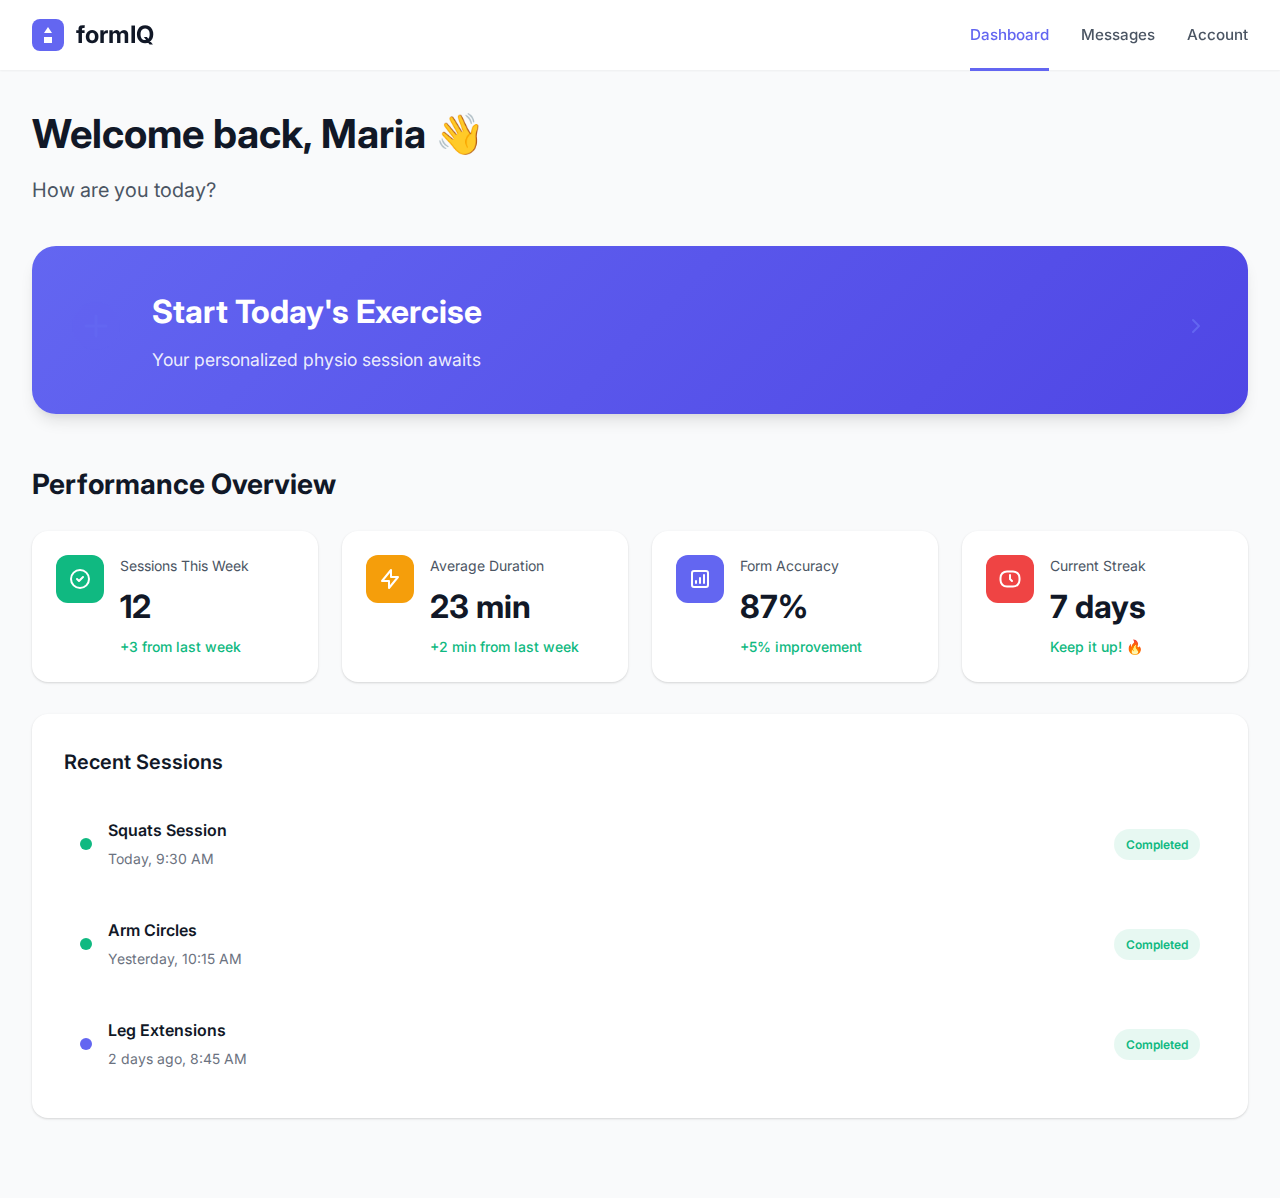
<file: Frontend (disconnected)/index.html>
<!DOCTYPE html>
<html lang="en">
<head>
    <meta charset="UTF-8">
    <meta name="viewport" content="width=device-width, initial-scale=1.0">
    <title>formIQ - Dashboard</title>
    <link rel="stylesheet" href="style.css">
    <link rel="preconnect" href="https://fonts.googleapis.com">
    <link rel="preconnect" href="https://fonts.gstatic.com" crossorigin>
    <link href="https://fonts.googleapis.com/css2?family=Inter:wght@300;400;500;600;700&display=swap" rel="stylesheet">
</head>
<body>
    <!-- Navbar -->
    <nav class="navbar">
        <div class="nav-left">
            <div class="logo">
                <svg width="32" height="32" viewBox="0 0 32 32" fill="none" xmlns="http://www.w3.org/2000/svg">
                    <rect width="32" height="32" rx="8" fill="#6366F1"/>
                    <path d="M16 8L20 14H12L16 8Z" fill="white"/>
                    <path d="M12 18H20V24H12V18Z" fill="white"/>
                </svg>
                <span class="logo-text">formIQ</span>
            </div>
        </div>
        <div class="nav-right">
            <a href="index.html" class="nav-link active">Dashboard</a>
            <a href="#" class="nav-link">Messages</a>
            <a href="#" class="nav-link">Account</a>
        </div>
    </nav>

    <!-- Main Content -->
    <main class="container">
        <!-- Welcome Section -->
        <section class="welcome-section">
            <h1 class="welcome-title">Welcome back, Maria 👋</h1>
            <p class="welcome-subtitle">How are you today?</p>
        </section>

        <!-- Start Exercise Card -->
        <section class="exercise-card-section">
            <div class="exercise-card" onclick="window.location.href='exercise.html'">
                <div class="exercise-card-content">
                    <div class="exercise-icon">
                        <svg width="48" height="48" viewBox="0 0 48 48" fill="none" xmlns="http://www.w3.org/2000/svg">
                            <circle cx="24" cy="24" r="24" fill="#6366F1" fill-opacity="0.1"/>
                            <path d="M24 14V34M14 24H34" stroke="#6366F1" stroke-width="3" stroke-linecap="round"/>
                        </svg>
                    </div>
                    <div class="exercise-card-text">
                        <h2>Start Today's Exercise</h2>
                        <p>Your personalized physio session awaits</p>
                    </div>
                    <div class="exercise-card-arrow">
                        <svg width="24" height="24" viewBox="0 0 24 24" fill="none" xmlns="http://www.w3.org/2000/svg">
                            <path d="M9 18L15 12L9 6" stroke="#6366F1" stroke-width="2" stroke-linecap="round" stroke-linejoin="round"/>
                        </svg>
                    </div>
                </div>
            </div>
        </section>

        <!-- Performance Overview -->
        <section class="performance-section">
            <h2 class="section-title">Performance Overview</h2>
            
            <div class="stats-grid">
                <!-- Stat Card 1 -->
                <div class="stat-card">
                    <div class="stat-icon" style="background: #10B981;">
                        <svg width="24" height="24" viewBox="0 0 24 24" fill="none" xmlns="http://www.w3.org/2000/svg">
                            <path d="M9 12L11 14L15 10M21 12C21 16.9706 16.9706 21 12 21C7.02944 21 3 16.9706 3 12C3 7.02944 7.02944 3 12 3C16.9706 3 21 7.02944 21 12Z" stroke="white" stroke-width="2" stroke-linecap="round" stroke-linejoin="round"/>
                        </svg>
                    </div>
                    <div class="stat-content">
                        <p class="stat-label">Sessions This Week</p>
                        <p class="stat-value">12</p>
                        <p class="stat-change positive">+3 from last week</p>
                    </div>
                </div>

                <!-- Stat Card 2 -->
                <div class="stat-card">
                    <div class="stat-icon" style="background: #F59E0B;">
                        <svg width="24" height="24" viewBox="0 0 24 24" fill="none" xmlns="http://www.w3.org/2000/svg">
                            <path d="M13 10V3L4 14H11L11 21L20 10L13 10Z" stroke="white" stroke-width="2" stroke-linecap="round" stroke-linejoin="round"/>
                        </svg>
                    </div>
                    <div class="stat-content">
                        <p class="stat-label">Average Duration</p>
                        <p class="stat-value">23 min</p>
                        <p class="stat-change positive">+2 min from last week</p>
                    </div>
                </div>

                <!-- Stat Card 3 -->
                <div class="stat-card">
                    <div class="stat-icon" style="background: #6366F1;">
                        <svg width="24" height="24" viewBox="0 0 24 24" fill="none" xmlns="http://www.w3.org/2000/svg">
                            <path d="M16 8V16M12 11V16M8 14V16M6 20H18C19.1046 20 20 19.1046 20 18V6C20 4.89543 19.1046 4 18 4H6C4.89543 4 4 4.89543 4 6V18C4 19.1046 4.89543 20 6 20Z" stroke="white" stroke-width="2" stroke-linecap="round" stroke-linejoin="round"/>
                        </svg>
                    </div>
                    <div class="stat-content">
                        <p class="stat-label">Form Accuracy</p>
                        <p class="stat-value">87%</p>
                        <p class="stat-change positive">+5% improvement</p>
                    </div>
                </div>

                <!-- Stat Card 4 -->
                <div class="stat-card">
                    <div class="stat-icon" style="background: #EF4444;">
                        <svg width="24" height="24" viewBox="0 0 24 24" fill="none" xmlns="http://www.w3.org/2000/svg">
                            <path d="M4.318 6.318C5.489 5.147 7.126 4.5 9 4.5H15C16.874 4.5 18.511 5.147 19.682 6.318C20.853 7.489 21.5 9.126 21.5 11V13C21.5 14.874 20.853 16.511 19.682 17.682C18.511 18.853 16.874 19.5 15 19.5H9C7.126 19.5 5.489 18.853 4.318 17.682C3.147 16.511 2.5 14.874 2.5 13V11C2.5 9.126 3.147 7.489 4.318 6.318Z" stroke="white" stroke-width="2"/>
                            <path d="M12 8V12L14 14" stroke="white" stroke-width="2" stroke-linecap="round"/>
                        </svg>
                    </div>
                    <div class="stat-content">
                        <p class="stat-label">Current Streak</p>
                        <p class="stat-value">7 days</p>
                        <p class="stat-change positive">Keep it up! 🔥</p>
                    </div>
                </div>
            </div>

            <!-- Recent Activity -->
            <div class="recent-activity">
                <h3 class="activity-title">Recent Sessions</h3>
                <div class="activity-list">
                    <div class="activity-item">
                        <div class="activity-dot" style="background: #10B981;"></div>
                        <div class="activity-content">
                            <p class="activity-name">Squats Session</p>
                            <p class="activity-time">Today, 9:30 AM</p>
                        </div>
                        <div class="activity-badge success">Completed</div>
                    </div>
                    <div class="activity-item">
                        <div class="activity-dot" style="background: #10B981;"></div>
                        <div class="activity-content">
                            <p class="activity-name">Arm Circles</p>
                            <p class="activity-time">Yesterday, 10:15 AM</p>
                        </div>
                        <div class="activity-badge success">Completed</div>
                    </div>
                    <div class="activity-item">
                        <div class="activity-dot" style="background: #6366F1;"></div>
                        <div class="activity-content">
                            <p class="activity-name">Leg Extensions</p>
                            <p class="activity-time">2 days ago, 8:45 AM</p>
                        </div>
                        <div class="activity-badge success">Completed</div>
                    </div>
                </div>
            </div>
        </section>
    </main>

    <script src="script.js"></script>
</body>
</html>
</file>
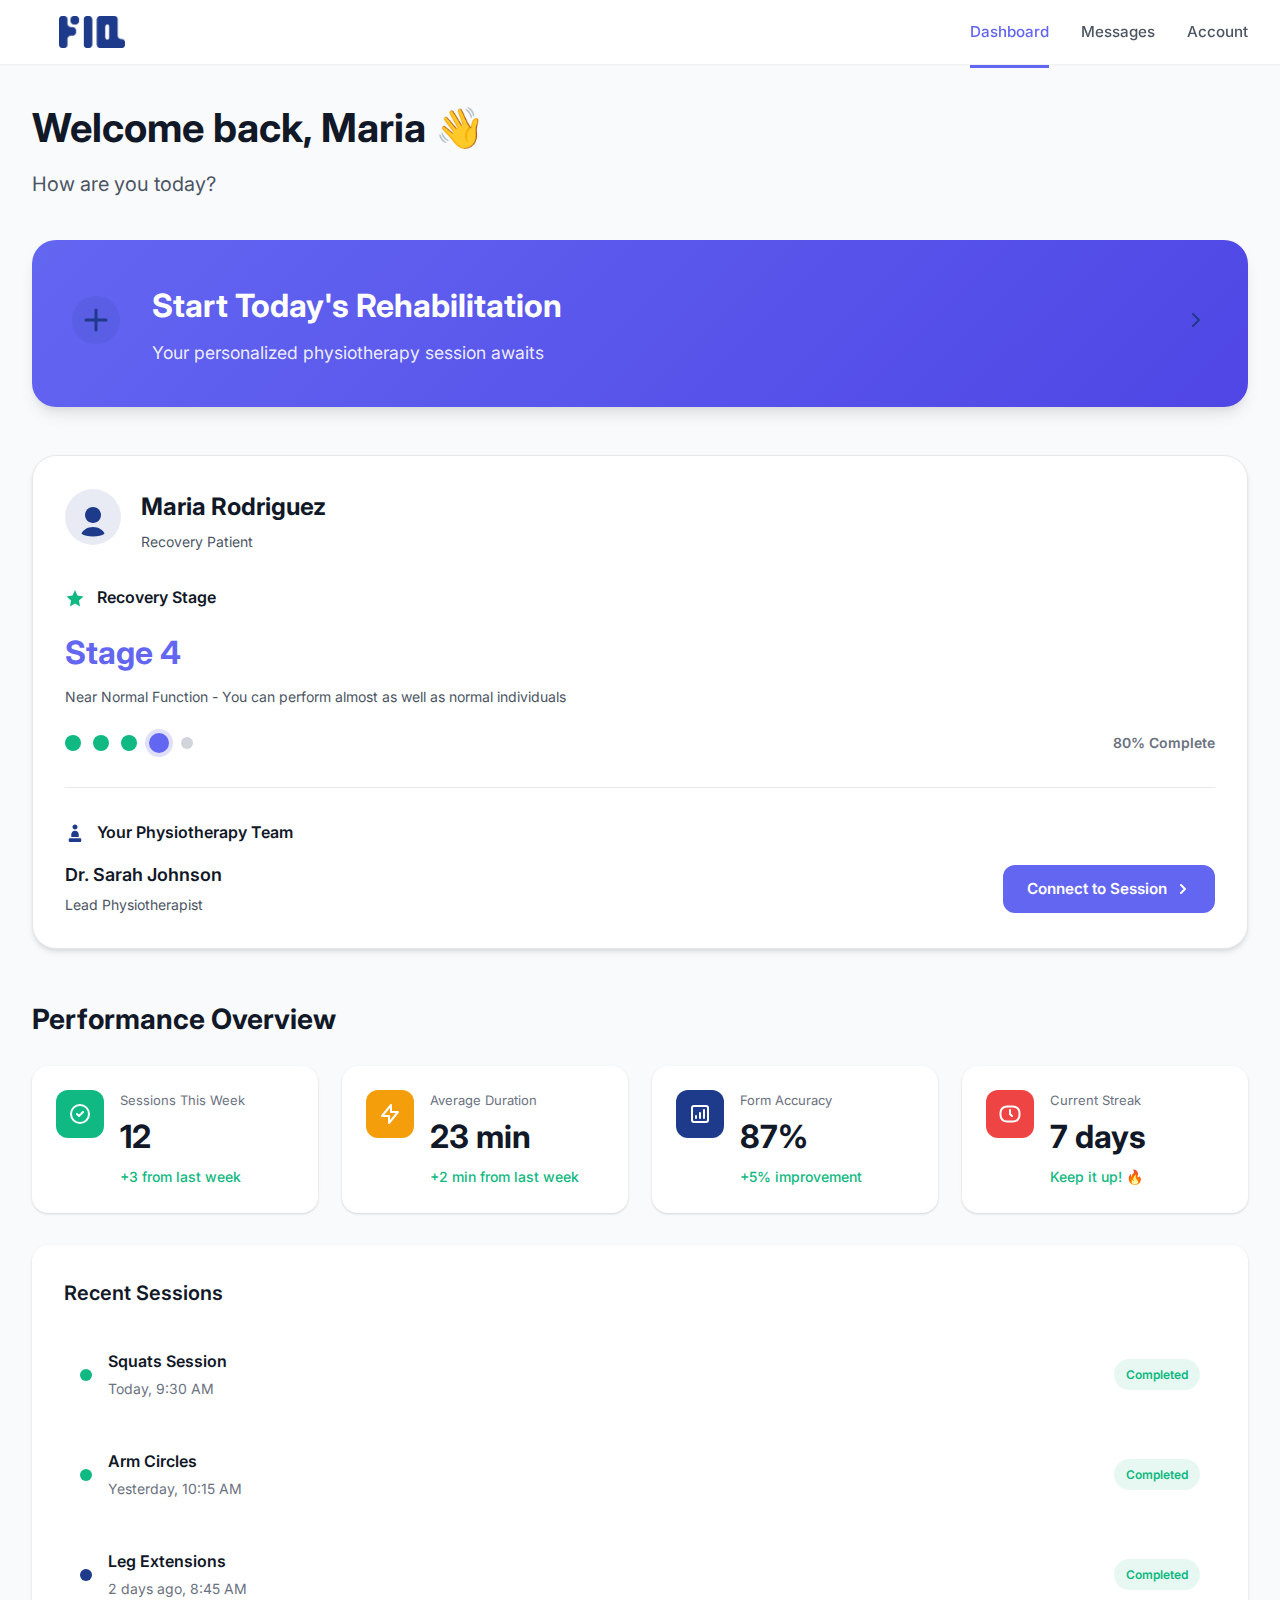
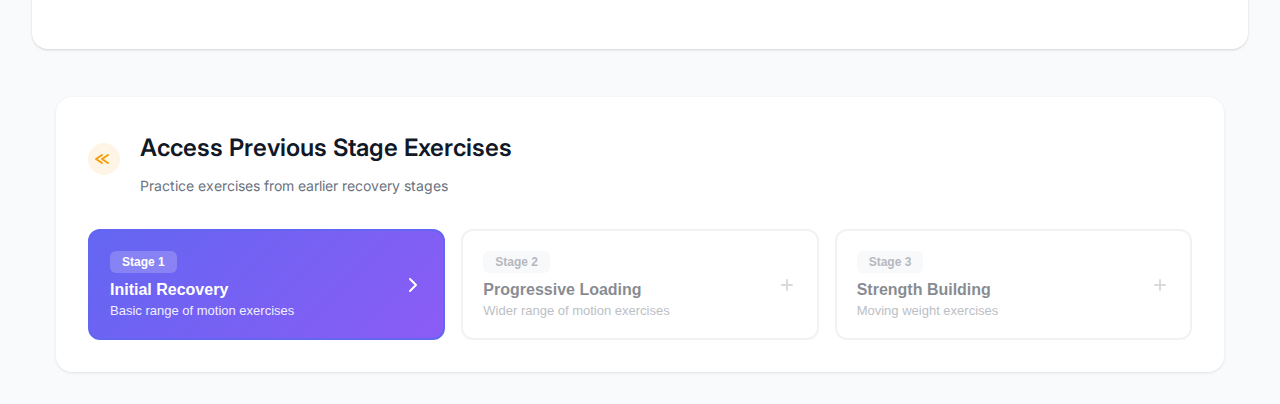
<file: frontend_disconnected/index.html>
<!DOCTYPE html>
<html lang="en">
<head>
    <meta charset="UTF-8">
    <meta name="viewport" content="width=device-width, initial-scale=1.0">
    <title>formIQ - Dashboard</title>
    <link rel="stylesheet" href="style.css">
    <link rel="preconnect" href="https://fonts.googleapis.com">
    <link rel="preconnect" href="https://fonts.gstatic.com" crossorigin>
    <link href="https://fonts.googleapis.com/css2?family=Inter:wght@300;400;500;600;700&display=swap" rel="stylesheet">
</head>
<body>
    <!-- Navbar -->
    <nav class="navbar">
        <div class="nav-left">
            <div class="logo">
                <img src="media/logo.png" alt="formIQ Logo" width="120" height="32" style="object-fit: contain;">
            </div>
        </div>
        <div class="nav-right">
            <a href="index.html" class="nav-link active">Dashboard</a>
            <a href="#" class="nav-link">Messages</a>
            <a href="#" class="nav-link">Account</a>
        </div>
    </nav>

    <!-- Main Content -->
    <main class="container">
        <!-- Welcome Section -->
        <section class="welcome-section">
            <h1 class="welcome-title">Welcome back, Maria 👋</h1>
            <p class="welcome-subtitle">How are you today?</p>
        </section>

        <!-- Start Exercise Card -->
        <section class="exercise-card-section">
            <div class="exercise-card" onclick="window.location.href='exercise_stage4.html'">
                <div class="exercise-card-content">
                    <div class="exercise-icon">
                        <svg width="48" height="48" viewBox="0 0 48 48" fill="none" xmlns="http://www.w3.org/2000/svg">
                            <circle cx="24" cy="24" r="24" fill="#1e3a8a" fill-opacity="0.1"/>
                            <path d="M24 14V34M14 24H34" stroke="#1e3a8a" stroke-width="3" stroke-linecap="round"/>
                        </svg>
                    </div>
                    <div class="exercise-card-text">
                    <h2>Start Today's Rehabilitation</h2>
                    <p>Your personalized physiotherapy session awaits</p>
                    </div>
                    <div class="exercise-card-arrow">
                        <svg width="24" height="24" viewBox="0 0 24 24" fill="none" xmlns="http://www.w3.org/2000/svg">
                            <path d="M9 18L15 12L9 6" stroke="#1e3a8a" stroke-width="2" stroke-linecap="round" stroke-linejoin="round"/>
                        </svg>
                    </div>
                </div>
            </div>
        </section>

        <!-- Patient Profile Card -->
        <section class="patient-profile-section">
            <div class="patient-profile-card">
                <div class="profile-header">
                    <div class="profile-avatar">
                        <svg width="56" height="56" viewBox="0 0 56 56" fill="none" xmlns="http://www.w3.org/2000/svg">
                            <circle cx="28" cy="28" r="28" fill="#1e3a8a" fill-opacity="0.1"/>
                            <path d="M28 18C32.4183 18 36 21.5817 36 26C36 30.4183 32.4183 34 28 34C23.5817 34 20 30.4183 20 26C20 21.5817 23.5817 18 28 18Z" fill="#1e3a8a"/>
                            <path d="M28 38C22.4772 38 17.9569 40.8907 16.5 44.75C19.0431 46.4093 23.0213 47.5 28 47.5C32.9787 47.5 36.9569 46.4093 39.5 44.75C38.0431 40.8907 33.5228 38 28 38Z" fill="#1e3a8a"/>
                        </svg>
                    </div>
                    <div class="profile-info">
                        <h3 class="profile-name">Maria Rodriguez</h3>
                        <p class="profile-role">Recovery Patient</p>
                    </div>
                </div>
                
                <div class="recovery-stage">
                    <div class="stage-header">
                        <svg width="20" height="20" viewBox="0 0 20 20" fill="none" xmlns="http://www.w3.org/2000/svg">
                            <path d="M10 2L12.5 7.5L18.5 8.5L14 12.5L15 18.5L10 15.5L5 18.5L6 12.5L1.5 8.5L7.5 7.5L10 2Z" fill="#10B981"/>
                        </svg>
                        <h4 class="stage-title">Recovery Stage</h4>
                    </div>
                    <div class="stage-content">
                        <div class="stage-number">Stage 4</div>
                        <p class="stage-description">Near Normal Function - You can perform almost as well as normal individuals</p>
                    </div>
                    <div class="stage-progress">
                        <div class="progress-stages">
                            <div class="stage-dot completed"></div>
                            <div class="stage-dot completed"></div>
                            <div class="stage-dot completed"></div>
                            <div class="stage-dot current"></div>
                            <div class="stage-dot"></div>
                        </div>
                        <p class="progress-text">80% Complete</p>
                    </div>
                </div>
                
                <div class="profile-divider"></div>
                
                <div class="physio-connection">
                    <div class="physio-header">
                        <svg width="20" height="20" viewBox="0 0 20 20" fill="none" xmlns="http://www.w3.org/2000/svg">
                            <path d="M10 2.5C8.61929 2.5 7.5 3.61929 7.5 5C7.5 6.38071 8.61929 7.5 10 7.5C11.3807 7.5 12.5 6.38071 12.5 5C12.5 3.61929 11.3807 2.5 10 2.5Z" fill="#1e3a8a"/>
                            <path d="M10 8.75C7.92893 8.75 6.25 10.4289 6.25 12.5V15H13.75V12.5C13.75 10.4289 12.0711 8.75 10 8.75Z" fill="#1e3a8a"/>
                            <path d="M3.75 17.5C3.75 16.8096 4.30964 16.25 5 16.25H15C15.6904 16.25 16.25 16.8096 16.25 17.5V18.75C16.25 19.4404 15.6904 20 15 20H5C4.30964 20 3.75 19.4404 3.75 18.75V17.5Z" fill="#1e3a8a"/>
                        </svg>
                        <h4 class="physio-title">Your Physiotherapy Team</h4>
                    </div>
                    <div class="physio-content">
                        <div class="therapist-info">
                            <div class="therapist-name">Dr. Sarah Johnson</div>
                            <p class="therapist-role">Lead Physiotherapist</p>
                        </div>
                        <a href="#" class="connect-button">
                            Connect to Session
                            <svg width="16" height="16" viewBox="0 0 16 16" fill="none" xmlns="http://www.w3.org/2000/svg">
                                <path d="M6 12L10 8L6 4" stroke="currentColor" stroke-width="2" stroke-linecap="round" stroke-linejoin="round"/>
                            </svg>
                        </a>
                    </div>
                </div>
            </div>
        </section>

        <!-- Performance Overview -->
        <section class="performance-section">
            <h2 class="section-title">Performance Overview</h2>
            
            <div class="stats-grid">
                <!-- Stat Card 1 -->
                <div class="stat-card">
                    <div class="stat-icon" style="background: #10B981;">
                        <svg width="24" height="24" viewBox="0 0 24 24" fill="none" xmlns="http://www.w3.org/2000/svg">
                            <path d="M9 12L11 14L15 10M21 12C21 16.9706 16.9706 21 12 21C7.02944 21 3 16.9706 3 12C3 7.02944 7.02944 3 12 3C16.9706 3 21 7.02944 21 12Z" stroke="white" stroke-width="2" stroke-linecap="round" stroke-linejoin="round"/>
                        </svg>
                    </div>
                    <div class="stat-content">
                        <p class="stat-label">Sessions This Week</p>
                        <p class="stat-value">12</p>
                        <p class="stat-change positive">+3 from last week</p>
                    </div>
                </div>

                <!-- Stat Card 2 -->
                <div class="stat-card">
                    <div class="stat-icon" style="background: #F59E0B;">
                        <svg width="24" height="24" viewBox="0 0 24 24" fill="none" xmlns="http://www.w3.org/2000/svg">
                            <path d="M13 10V3L4 14H11L11 21L20 10L13 10Z" stroke="white" stroke-width="2" stroke-linecap="round" stroke-linejoin="round"/>
                        </svg>
                    </div>
                    <div class="stat-content">
                        <p class="stat-label">Average Duration</p>
                        <p class="stat-value">23 min</p>
                        <p class="stat-change positive">+2 min from last week</p>
                    </div>
                </div>

                <!-- Stat Card 3 -->
                <div class="stat-card">
                    <div class="stat-icon" style="background: #1e3a8a;">
                        <svg width="24" height="24" viewBox="0 0 24 24" fill="none" xmlns="http://www.w3.org/2000/svg">
                            <path d="M16 8V16M12 11V16M8 14V16M6 20H18C19.1046 20 20 19.1046 20 18V6C20 4.89543 19.1046 4 18 4H6C4.89543 4 4 4.89543 4 6V18C4 19.1046 4.89543 20 6 20Z" stroke="white" stroke-width="2" stroke-linecap="round" stroke-linejoin="round"/>
                        </svg>
                    </div>
                    <div class="stat-content">
                        <p class="stat-label">Form Accuracy</p>
                        <p class="stat-value">87%</p>
                        <p class="stat-change positive">+5% improvement</p>
                    </div>
                </div>

                <!-- Stat Card 4 -->
                <div class="stat-card">
                    <div class="stat-icon" style="background: #EF4444;">
                        <svg width="24" height="24" viewBox="0 0 24 24" fill="none" xmlns="http://www.w3.org/2000/svg">
                            <path d="M4.318 6.318C5.489 5.147 7.126 4.5 9 4.5H15C16.874 4.5 18.511 5.147 19.682 6.318C20.853 7.489 21.5 9.126 21.5 11V13C21.5 14.874 20.853 16.511 19.682 17.682C18.511 18.853 16.874 19.5 15 19.5H9C7.126 19.5 5.489 18.853 4.318 17.682C3.147 16.511 2.5 14.874 2.5 13V11C2.5 9.126 3.147 7.489 4.318 6.318Z" stroke="white" stroke-width="2"/>
                            <path d="M12 8V12L14 14" stroke="white" stroke-width="2" stroke-linecap="round"/>
                        </svg>
                    </div>
                    <div class="stat-content">
                        <p class="stat-label">Current Streak</p>
                        <p class="stat-value">7 days</p>
                        <p class="stat-change positive">Keep it up! 🔥</p>
                    </div>
                </div>
            </div>

            <!-- Recent Activity -->
            <div class="recent-activity">
                <h3 class="activity-title">Recent Sessions</h3>
                <div class="activity-list">
                    <div class="activity-item">
                        <div class="activity-dot" style="background: #10B981;"></div>
                        <div class="activity-content">
                            <p class="activity-name">Squats Session</p>
                            <p class="activity-time">Today, 9:30 AM</p>
                        </div>
                        <div class="activity-badge success">Completed</div>
                    </div>
                    <div class="activity-item">
                        <div class="activity-dot" style="background: #10B981;"></div>
                        <div class="activity-content">
                            <p class="activity-name">Arm Circles</p>
                            <p class="activity-time">Yesterday, 10:15 AM</p>
                        </div>
                        <div class="activity-badge success">Completed</div>
                    </div>
                    <div class="activity-item">
                        <div class="activity-dot" style="background: #1e3a8a;"></div>
                        <div class="activity-content">
                            <p class="activity-name">Leg Extensions</p>
                            <p class="activity-time">2 days ago, 8:45 AM</p>
                        </div>
                        <div class="activity-badge success">Completed</div>
                    </div>
                </div>
            </div>
        </section>

        <!-- Previous Stage Exercises Section -->
        <section class="previous-stages-section" style="margin-top: 40px;">
            <div class="previous-stages-card">
                <div class="previous-stages-header">
                    <div class="previous-stages-icon">
                        <svg width="32" height="32" viewBox="0 0 32 32" fill="none" xmlns="http://www.w3.org/2000/svg">
                            <circle cx="16" cy="16" r="16" fill="#F59E0B" fill-opacity="0.1"/>
                            <path d="M20 12L14 16L20 20" stroke="#F59E0B" stroke-width="2" stroke-linecap="round" stroke-linejoin="round"/>
                            <path d="M14 12L8 16L14 20" stroke="#F59E0B" stroke-width="2" stroke-linecap="round" stroke-linejoin="round"/>
                        </svg>
                    </div>
                    <div class="previous-stages-text">
                        <h2>Access Previous Stage Exercises</h2>
                        <p>Practice exercises from earlier recovery stages</p>
                    </div>
                </div>
                <div class="stage-buttons-grid">
                    <button class="stage-button active" onclick="window.location.href='exercise_stage1.html'">
                        <div class="stage-button-content">
                            <div class="stage-badge">Stage 1</div>
                            <p class="stage-button-title">Initial Recovery</p>
                            <p class="stage-button-desc">Basic range of motion exercises</p>
                        </div>
                        <svg width="20" height="20" viewBox="0 0 20 20" fill="none" xmlns="http://www.w3.org/2000/svg">
                            <path d="M7 4L13 10L7 16" stroke="currentColor" stroke-width="2" stroke-linecap="round" stroke-linejoin="round"/>
                        </svg>
                    </button>
                    <button class="stage-button disabled" disabled>
                        <div class="stage-button-content">
                            <div class="stage-badge">Stage 2</div>
                            <p class="stage-button-title">Progressive Loading</p>
                            <p class="stage-button-desc">Wider range of motion exercises</p>
                        </div>
                        <svg width="20" height="20" viewBox="0 0 20 20" fill="none" xmlns="http://www.w3.org/2000/svg">
                            <path d="M10 5V10M10 10V15M10 10H15M10 10H5" stroke="currentColor" stroke-width="2" stroke-linecap="round"/>
                        </svg>
                    </button>
                    <button class="stage-button disabled" disabled>
                        <div class="stage-button-content">
                            <div class="stage-badge">Stage 3</div>
                            <p class="stage-button-title">Strength Building</p>
                            <p class="stage-button-desc">Moving weight exercises</p>
                        </div>
                        <svg width="20" height="20" viewBox="0 0 20 20" fill="none" xmlns="http://www.w3.org/2000/svg">
                            <path d="M10 5V10M10 10V15M10 10H15M10 10H5" stroke="currentColor" stroke-width="2" stroke-linecap="round"/>
                        </svg>
                    </button>
                </div>
            </div>
        </section>
    </main>

    <script src="script.js"></script>
</body>
</html>
</file>
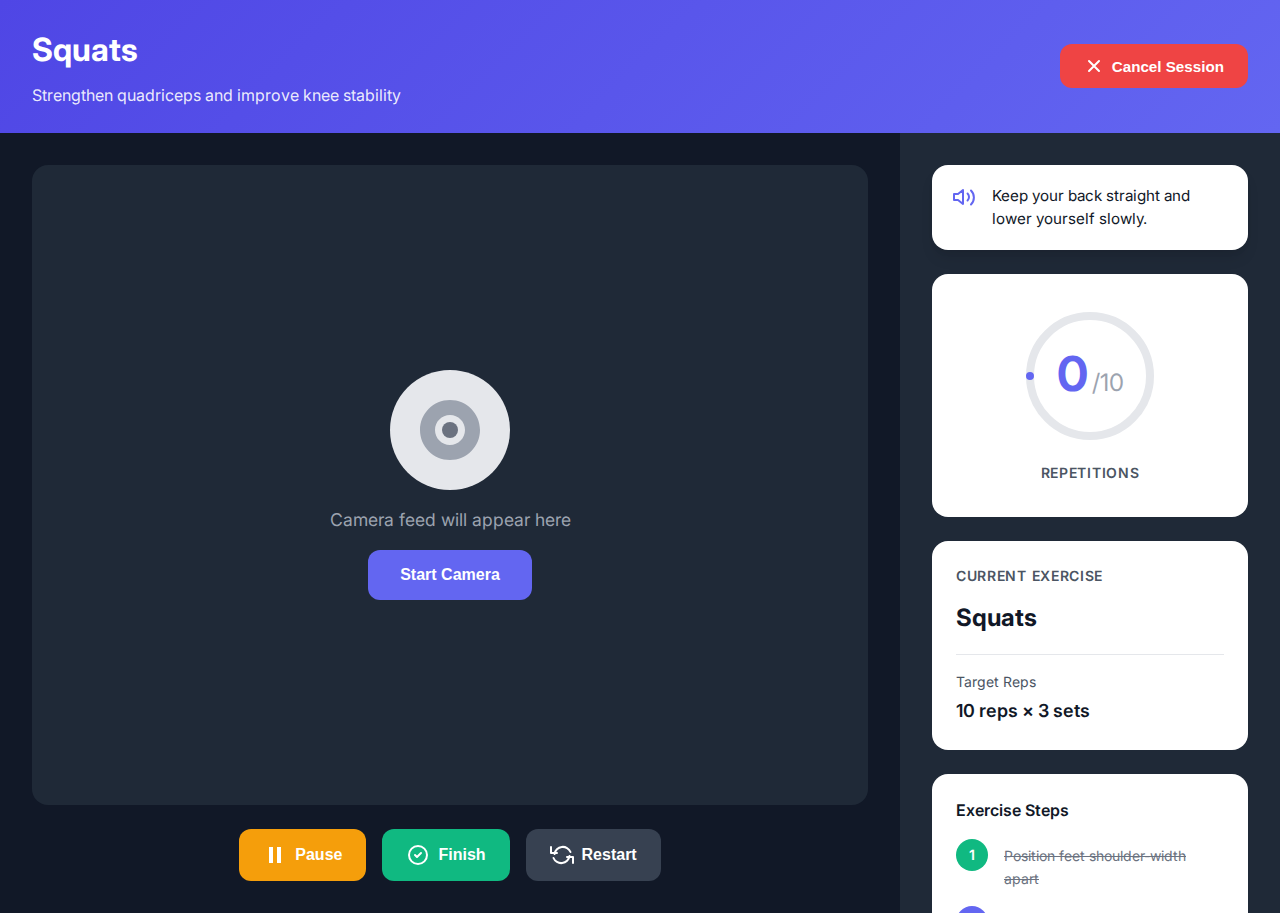
<file: Frontend (disconnected)/exercise.html>
<!DOCTYPE html>
<html lang="en">
<head>
    <meta charset="UTF-8">
    <meta name="viewport" content="width=device-width, initial-scale=1.0">
    <title>formIQ - Exercise Session</title>
    <link rel="stylesheet" href="style.css">
    <link rel="preconnect" href="https://fonts.googleapis.com">
    <link rel="preconnect" href="https://fonts.gstatic.com" crossorigin>
    <link href="https://fonts.googleapis.com/css2?family=Inter:wght@300;400;500;600;700&display=swap" rel="stylesheet">
</head>
<body class="exercise-body">
    <!-- Exercise Header -->
    <header class="exercise-header">
        <div class="exercise-title-section">
            <h1 class="exercise-title">Squats</h1>
            <p class="exercise-purpose">Strengthen quadriceps and improve knee stability</p>
        </div>
        <button class="cancel-session-btn" onclick="cancelSession()">
            <svg width="20" height="20" viewBox="0 0 20 20" fill="none" xmlns="http://www.w3.org/2000/svg">
                <path d="M15 5L5 15M5 5L15 15" stroke="currentColor" stroke-width="2" stroke-linecap="round" stroke-linejoin="round"/>
            </svg>
            Cancel Session
        </button>
    </header>

    <!-- Main Exercise View -->
    <main class="exercise-main">
        <!-- Camera Section (Left - 70-80%) -->
        <section class="camera-section">
            <div class="camera-view">
                <div class="camera-placeholder">
                    <svg width="120" height="120" viewBox="0 0 120 120" fill="none" xmlns="http://www.w3.org/2000/svg">
                        <circle cx="60" cy="60" r="60" fill="#E5E7EB"/>
                        <path d="M60 30C43.4315 30 30 43.4315 30 60C30 76.5685 43.4315 90 60 90C76.5685 90 90 76.5685 90 60C90 43.4315 76.5685 30 60 30ZM60 75C51.7157 75 45 68.2843 45 60C45 51.7157 51.7157 45 60 45C68.2843 45 75 51.7157 75 60C75 68.2843 68.2843 75 60 75Z" fill="#9CA3AF"/>
                        <circle cx="60" cy="60" r="8" fill="#6B7280"/>
                    </svg>
                    <p class="camera-text">Camera feed will appear here</p>
                    <button class="start-camera-btn" onclick="startExercise()">Start Camera</button>
                </div>
                
                <!-- Pose Skeleton Overlay (hidden by default) -->
                <canvas id="poseCanvas" class="pose-canvas"></canvas>
            </div>

            <!-- Control Buttons -->
            <div class="exercise-controls">
                <button class="control-btn pause-btn" onclick="togglePause()">
                    <svg width="24" height="24" viewBox="0 0 24 24" fill="none" xmlns="http://www.w3.org/2000/svg">
                        <path d="M10 4H6V20H10V4Z" fill="currentColor"/>
                        <path d="M18 4H14V20H18V4Z" fill="currentColor"/>
                    </svg>
                    Pause
                </button>
                <button class="control-btn finish-btn" onclick="showCompletion()">
                    <svg width="24" height="24" viewBox="0 0 24 24" fill="none" xmlns="http://www.w3.org/2000/svg">
                        <path d="M9 12L11 14L15 10M21 12C21 16.9706 16.9706 21 12 21C7.02944 21 3 16.9706 3 12C3 7.02944 7.02944 3 12 3C16.9706 3 21 7.02944 21 12Z" stroke="currentColor" stroke-width="2" stroke-linecap="round" stroke-linejoin="round"/>
                    </svg>
                    Finish
                </button>
                <button class="control-btn restart-btn" onclick="restartExercise()">
                    <svg width="24" height="24" viewBox="0 0 24 24" fill="none" xmlns="http://www.w3.org/2000/svg">
                        <path d="M1 4V10H7M23 20V14H17M20.49 9C19.84 7.34 18.63 5.94 17.05 5.02C15.47 4.1 13.62 3.72 11.79 3.94C9.96 4.16 8.25 4.97 6.93 6.24C5.61 7.51 4.75 9.17 4.49 11M3.51 15C4.16 16.66 5.37 18.06 6.95 18.98C8.53 19.9 10.38 20.28 12.21 20.06C14.04 19.84 15.75 19.03 17.07 17.76C18.39 16.49 19.25 14.83 19.51 13" stroke="currentColor" stroke-width="2" stroke-linecap="round" stroke-linejoin="round"/>
                    </svg>
                    Restart
                </button>
            </div>
        </section>

        <!-- Tracking Panel (Right - 20-30%) -->
        <aside class="tracking-panel">
            <!-- TTS Feedback Bubble -->
            <div class="tts-bubble">
                <div class="tts-icon">
                    <svg width="24" height="24" viewBox="0 0 24 24" fill="none" xmlns="http://www.w3.org/2000/svg">
                        <path d="M11 5L6 9H2V15H6L11 19V5Z" stroke="#6366F1" stroke-width="2" stroke-linecap="round" stroke-linejoin="round"/>
                        <path d="M15.54 8.46C16.4774 9.39764 17.0039 10.6692 17.0039 11.995C17.0039 13.3208 16.4774 14.5924 15.54 15.53" stroke="#6366F1" stroke-width="2" stroke-linecap="round" stroke-linejoin="round"/>
                        <path d="M19 5.5C20.8565 7.35645 21.8964 9.8704 21.8964 12.485C21.8964 15.0996 20.8565 17.6135 19 19.47" stroke="#6366F1" stroke-width="2" stroke-linecap="round" stroke-linejoin="round"/>
                    </svg>
                </div>
                <p class="tts-text" id="feedbackText">Keep your back straight and lower yourself slowly.</p>
            </div>

            <!-- Reps Counter -->
            <div class="reps-counter">
                <div class="reps-circle">
                    <svg class="reps-progress" width="140" height="140">
                        <circle cx="70" cy="70" r="60" stroke="#E5E7EB" stroke-width="8" fill="none"/>
                        <circle id="progressCircle" cx="70" cy="70" r="60" stroke="#6366F1" stroke-width="8" fill="none" 
                                stroke-dasharray="377" stroke-dashoffset="377" 
                                transform="rotate(-90 70 70)" stroke-linecap="round"/>
                    </svg>
                    <div class="reps-number">
                        <span class="reps-current" id="currentReps">0</span>
                        <span class="reps-total">/10</span>
                    </div>
                </div>
                <p class="reps-label">Repetitions</p>
            </div>

            <!-- Exercise Info -->
            <div class="exercise-info-card">
                <h3 class="info-title">Current Exercise</h3>
                <p class="info-exercise-name">Squats</p>
                <div class="info-divider"></div>
                <p class="info-label">Target Reps</p>
                <p class="info-value">10 reps × 3 sets</p>
            </div>

            <!-- Steps Progress -->
            <div class="steps-card">
                <h3 class="steps-title">Exercise Steps</h3>
                <div class="steps-list">
                    <div class="step-item completed">
                        <div class="step-number">1</div>
                        <p class="step-text">Position feet shoulder-width apart</p>
                    </div>
                    <div class="step-item active">
                        <div class="step-number">2</div>
                        <p class="step-text">Lower body by bending knees</p>
                    </div>
                    <div class="step-item">
                        <div class="step-number">3</div>
                        <p class="step-text">Push back up to starting position</p>
                    </div>
                </div>
                
                <!-- Progress Bar -->
                <div class="progress-bar-container">
                    <div class="progress-bar">
                        <div class="progress-fill" id="progressFill" style="width: 0%"></div>
                    </div>
                    <p class="progress-text"><span id="progressPercent">0</span>% Complete</p>
                </div>
            </div>
        </aside>
    </main>

    <!-- Completion Overlay (hidden by default) -->
    <div class="completion-overlay" id="completionOverlay">
        <div class="completion-modal">
            <div class="completion-icon">
                <svg width="80" height="80" viewBox="0 0 80 80" fill="none" xmlns="http://www.w3.org/2000/svg">
                    <circle cx="40" cy="40" r="40" fill="#10B981"/>
                    <path d="M25 40L35 50L55 30" stroke="white" stroke-width="5" stroke-linecap="round" stroke-linejoin="round"/>
                </svg>
            </div>
            <h2 class="completion-title">Great Work, Maria! 🎉</h2>
            <p class="completion-subtitle">You've completed your exercise session</p>
            
            <div class="completion-stats">
                <div class="completion-stat">
                    <p class="stat-number">10</p>
                    <p class="stat-label">Reps Completed</p>
                </div>
                <div class="completion-stat">
                    <p class="stat-number">85%</p>
                    <p class="stat-label">Form Accuracy</p>
                </div>
                <div class="completion-stat">
                    <p class="stat-number">5:23</p>
                    <p class="stat-label">Duration</p>
                </div>
            </div>

            <div class="completion-actions">
                <button class="btn-secondary" onclick="restartExercise()">Do Another Set</button>
                <button class="btn-primary" onclick="window.location.href='index.html'">Back to Dashboard</button>
            </div>
        </div>
    </div>

    <script src="script.js"></script>
</body>
</html>
</file>
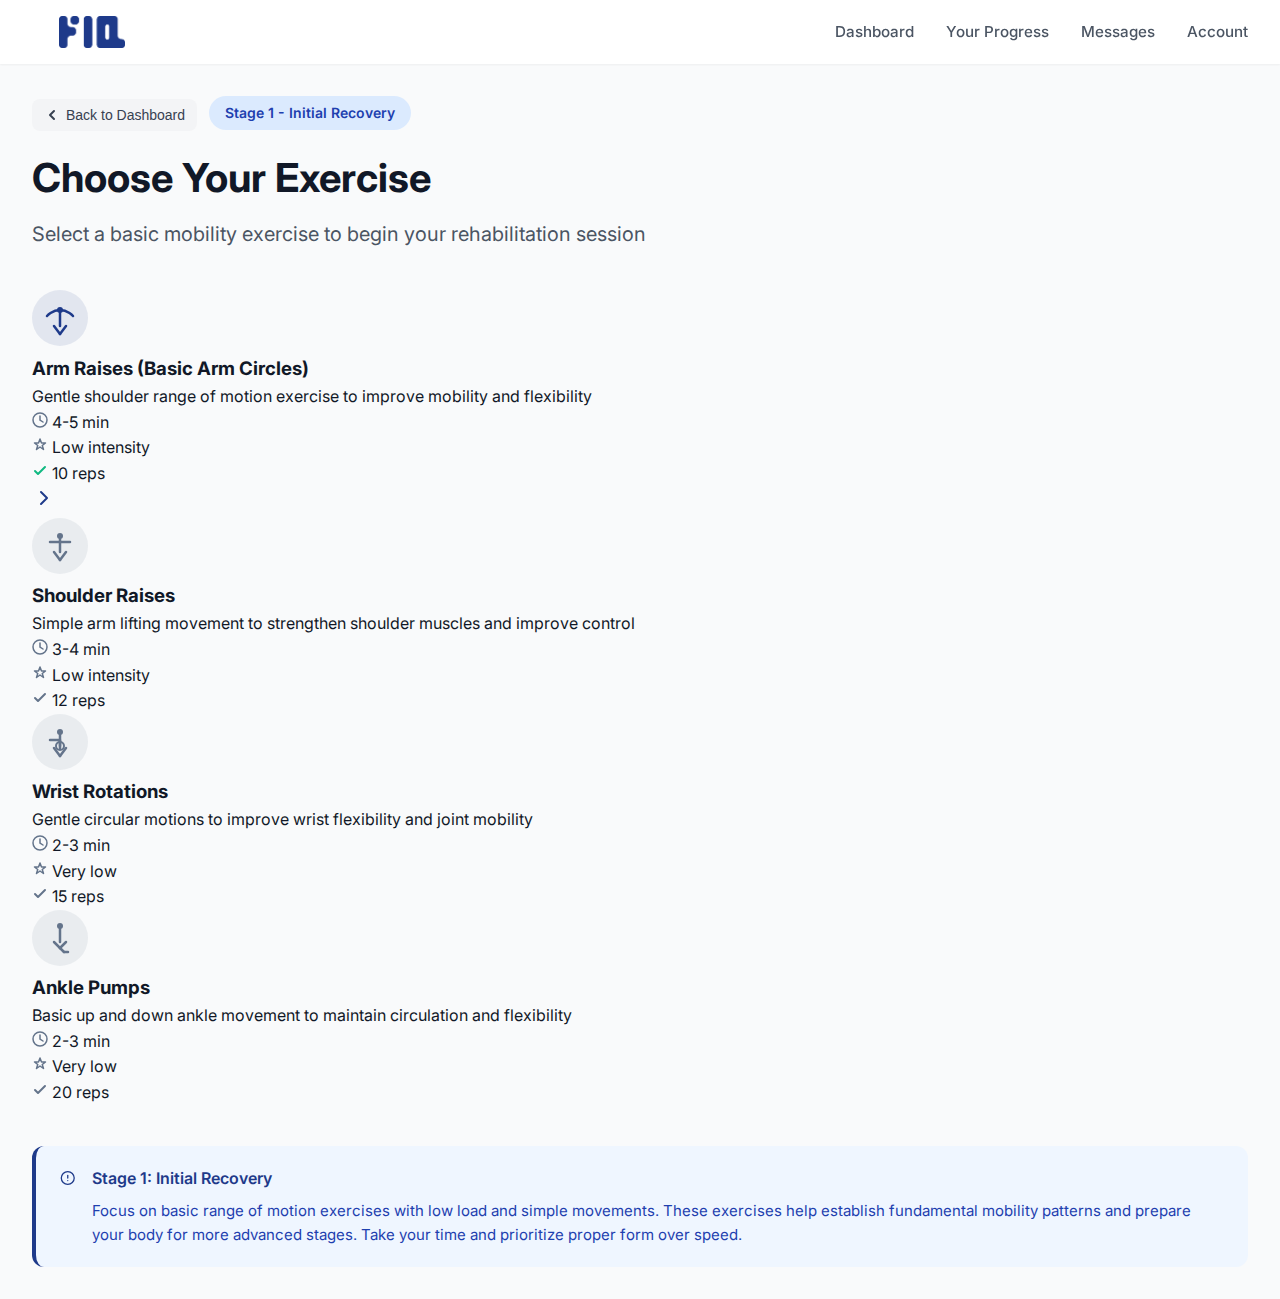
<file: frontend_disconnected/exercise_selection_stage1.html>
<!DOCTYPE html>
<html lang="en">
<head>
    <meta charset="UTF-8">
    <meta name="viewport" content="width=device-width, initial-scale=1.0">
    <title>formIQ - Stage 1 Exercises</title>
    <link rel="stylesheet" href="style.css">
    <link rel="preconnect" href="https://fonts.googleapis.com">
    <link rel="preconnect" href="https://fonts.gstatic.com" crossorigin>
    <link href="https://fonts.googleapis.com/css2?family=Inter:wght@300;400;500;600;700&display=swap" rel="stylesheet">
</head>
<body>
    <!-- Navbar -->
    <nav class="navbar">
        <div class="nav-left">
            <div class="logo">
                <img src="media/logo.png" alt="formIQ Logo" width="120" height="32" style="object-fit: contain;">
            </div>
        </div>
        <div class="nav-right">
            <a href="index.html" class="nav-link">Dashboard</a>
            <a href="feedback.html" class="nav-link">Your Progress</a>
            <a href="#" class="nav-link">Messages</a>
            <a href="#" class="nav-link">Account</a>
        </div>
    </nav>

    <!-- Main Content -->
    <main class="container">
        <!-- Page Header -->
        <section class="welcome-section">
            <div style="display: flex; align-items: center; gap: 12px; margin-bottom: 12px;">
                <button onclick="window.location.href='index.html'" style="background: #F3F4F6; border: none; border-radius: 8px; padding: 8px 12px; cursor: pointer; display: flex; align-items: center; gap: 6px; font-size: 14px; font-weight: 500; color: #374151;">
                    <svg width="16" height="16" viewBox="0 0 16 16" fill="none" xmlns="http://www.w3.org/2000/svg">
                        <path d="M10 12L6 8L10 4" stroke="currentColor" stroke-width="2" stroke-linecap="round" stroke-linejoin="round"/>
                    </svg>
                    Back to Dashboard
                </button>
                <span class="stage-tag" style="background: #DBEAFE; color: #1e40af; padding: 6px 16px; border-radius: 20px; font-size: 14px; font-weight: 600;">Stage 1 - Initial Recovery</span>
            </div>
            <h1 class="welcome-title">Choose Your Exercise</h1>
            <p class="welcome-subtitle">Select a basic mobility exercise to begin your rehabilitation session</p>
        </section>

        <!-- Exercise Selection Grid -->
        <section class="exercise-selection-section">
            <div class="exercise-selection-grid">
                <!-- Exercise 1: Arm Circles -->
                <div class="exercise-selection-card featured" onclick="window.location.href='exercise_stage1.html'">
                    <div class="exercise-selection-icon">
                        <svg width="56" height="56" viewBox="0 0 56 56" fill="none" xmlns="http://www.w3.org/2000/svg">
                            <circle cx="28" cy="28" r="28" fill="#1e3a8a" fill-opacity="0.1"/>
                            <circle cx="28" cy="20" r="3" fill="#1e3a8a"/>
                            <line x1="28" y1="23" x2="28" y2="36" stroke="#1e3a8a" stroke-width="2.5" stroke-linecap="round"/>
                            <path d="M15 26C15 26 20 20 28 20C36 20 41 26 41 26" stroke="#1e3a8a" stroke-width="2.5" stroke-linecap="round"/>
                            <line x1="22" y1="36" x2="28" y2="44" stroke="#1e3a8a" stroke-width="2.5" stroke-linecap="round"/>
                            <line x1="34" y1="36" x2="28" y2="44" stroke="#1e3a8a" stroke-width="2.5" stroke-linecap="round"/>
                        </svg>
                    </div>
                    <div class="exercise-selection-content">
                        <h3 class="exercise-selection-title">Arm Raises (Basic Arm Circles)</h3>
                        <p class="exercise-selection-desc">Gentle shoulder range of motion exercise to improve mobility and flexibility</p>
                        <div class="exercise-selection-meta">
                            <div class="meta-item">
                                <svg width="16" height="16" viewBox="0 0 16 16" fill="none" xmlns="http://www.w3.org/2000/svg">
                                    <circle cx="8" cy="8" r="7" stroke="#64748b" stroke-width="1.5"/>
                                    <path d="M8 4V8L11 10" stroke="#64748b" stroke-width="1.5" stroke-linecap="round"/>
                                </svg>
                                <span>4-5 min</span>
                            </div>
                            <div class="meta-item">
                                <svg width="16" height="16" viewBox="0 0 16 16" fill="none" xmlns="http://www.w3.org/2000/svg">
                                    <path d="M8 2L9.5 6H13.5L10.25 8.5L11.5 12.5L8 10L4.5 12.5L5.75 8.5L2.5 6H6.5L8 2Z" stroke="#64748b" stroke-width="1.5" stroke-linecap="round" stroke-linejoin="round"/>
                                </svg>
                                <span>Low intensity</span>
                            </div>
                            <div class="meta-item">
                                <svg width="16" height="16" viewBox="0 0 16 16" fill="none" xmlns="http://www.w3.org/2000/svg">
                                    <path d="M3 8L6 11L13 4" stroke="#10B981" stroke-width="2" stroke-linecap="round" stroke-linejoin="round"/>
                                </svg>
                                <span>10 reps</span>
                            </div>
                        </div>
                    </div>
                    <div class="exercise-selection-arrow">
                        <svg width="24" height="24" viewBox="0 0 24 24" fill="none" xmlns="http://www.w3.org/2000/svg">
                            <path d="M9 18L15 12L9 6" stroke="#1e3a8a" stroke-width="2" stroke-linecap="round" stroke-linejoin="round"/>
                        </svg>
                    </div>
                </div>

                <!-- Exercise 2: Shoulder Raises -->
                <div class="exercise-selection-card" onclick="alert('This exercise will be available soon!')">
                    <div class="exercise-selection-icon">
                        <svg width="56" height="56" viewBox="0 0 56 56" fill="none" xmlns="http://www.w3.org/2000/svg">
                            <circle cx="28" cy="28" r="28" fill="#64748b" fill-opacity="0.1"/>
                            <circle cx="28" cy="18" r="3" fill="#64748b"/>
                            <line x1="28" y1="21" x2="28" y2="34" stroke="#64748b" stroke-width="2.5" stroke-linecap="round"/>
                            <line x1="18" y1="24" x2="28" y2="24" stroke="#64748b" stroke-width="2.5" stroke-linecap="round"/>
                            <line x1="38" y1="24" x2="28" y2="24" stroke="#64748b" stroke-width="2.5" stroke-linecap="round"/>
                            <line x1="22" y1="34" x2="28" y2="42" stroke="#64748b" stroke-width="2.5" stroke-linecap="round"/>
                            <line x1="34" y1="34" x2="28" y2="42" stroke="#64748b" stroke-width="2.5" stroke-linecap="round"/>
                        </svg>
                    </div>
                    <div class="exercise-selection-content">
                        <h3 class="exercise-selection-title">Shoulder Raises</h3>
                        <p class="exercise-selection-desc">Simple arm lifting movement to strengthen shoulder muscles and improve control</p>
                        <div class="exercise-selection-meta">
                            <div class="meta-item">
                                <svg width="16" height="16" viewBox="0 0 16 16" fill="none" xmlns="http://www.w3.org/2000/svg">
                                    <circle cx="8" cy="8" r="7" stroke="#64748b" stroke-width="1.5"/>
                                    <path d="M8 4V8L11 10" stroke="#64748b" stroke-width="1.5" stroke-linecap="round"/>
                                </svg>
                                <span>3-4 min</span>
                            </div>
                            <div class="meta-item">
                                <svg width="16" height="16" viewBox="0 0 16 16" fill="none" xmlns="http://www.w3.org/2000/svg">
                                    <path d="M8 2L9.5 6H13.5L10.25 8.5L11.5 12.5L8 10L4.5 12.5L5.75 8.5L2.5 6H6.5L8 2Z" stroke="#64748b" stroke-width="1.5" stroke-linecap="round" stroke-linejoin="round"/>
                                </svg>
                                <span>Low intensity</span>
                            </div>
                            <div class="meta-item">
                                <svg width="16" height="16" viewBox="0 0 16 16" fill="none" xmlns="http://www.w3.org/2000/svg">
                                    <path d="M3 8L6 11L13 4" stroke="#64748b" stroke-width="2" stroke-linecap="round" stroke-linejoin="round"/>
                                </svg>
                                <span>12 reps</span>
                            </div>
                        </div>
                    </div>
                </div>

                <!-- Exercise 3: Wrist Rotations -->
                <div class="exercise-selection-card" onclick="alert('This exercise will be available soon!')">
                    <div class="exercise-selection-icon">
                        <svg width="56" height="56" viewBox="0 0 56 56" fill="none" xmlns="http://www.w3.org/2000/svg">
                            <circle cx="28" cy="28" r="28" fill="#64748b" fill-opacity="0.1"/>
                            <circle cx="28" cy="18" r="3" fill="#64748b"/>
                            <line x1="28" y1="21" x2="28" y2="34" stroke="#64748b" stroke-width="2.5" stroke-linecap="round"/>
                            <path d="M18 26L28 26L28 32" stroke="#64748b" stroke-width="2.5" stroke-linecap="round" stroke-linejoin="round"/>
                            <circle cx="28" cy="32" r="4" stroke="#64748b" stroke-width="2" fill="none"/>
                            <line x1="22" y1="34" x2="28" y2="42" stroke="#64748b" stroke-width="2.5" stroke-linecap="round"/>
                            <line x1="34" y1="34" x2="28" y2="42" stroke="#64748b" stroke-width="2.5" stroke-linecap="round"/>
                        </svg>
                    </div>
                    <div class="exercise-selection-content">
                        <h3 class="exercise-selection-title">Wrist Rotations</h3>
                        <p class="exercise-selection-desc">Gentle circular motions to improve wrist flexibility and joint mobility</p>
                        <div class="exercise-selection-meta">
                            <div class="meta-item">
                                <svg width="16" height="16" viewBox="0 0 16 16" fill="none" xmlns="http://www.w3.org/2000/svg">
                                    <circle cx="8" cy="8" r="7" stroke="#64748b" stroke-width="1.5"/>
                                    <path d="M8 4V8L11 10" stroke="#64748b" stroke-width="1.5" stroke-linecap="round"/>
                                </svg>
                                <span>2-3 min</span>
                            </div>
                            <div class="meta-item">
                                <svg width="16" height="16" viewBox="0 0 16 16" fill="none" xmlns="http://www.w3.org/2000/svg">
                                    <path d="M8 2L9.5 6H13.5L10.25 8.5L11.5 12.5L8 10L4.5 12.5L5.75 8.5L2.5 6H6.5L8 2Z" stroke="#64748b" stroke-width="1.5" stroke-linecap="round" stroke-linejoin="round"/>
                                </svg>
                                <span>Very low</span>
                            </div>
                            <div class="meta-item">
                                <svg width="16" height="16" viewBox="0 0 16 16" fill="none" xmlns="http://www.w3.org/2000/svg">
                                    <path d="M3 8L6 11L13 4" stroke="#64748b" stroke-width="2" stroke-linecap="round" stroke-linejoin="round"/>
                                </svg>
                                <span>15 reps</span>
                            </div>
                        </div>
                    </div>
                </div>

                <!-- Exercise 4: Ankle Pumps -->
                <div class="exercise-selection-card" onclick="alert('This exercise will be available soon!')">
                    <div class="exercise-selection-icon">
                        <svg width="56" height="56" viewBox="0 0 56 56" fill="none" xmlns="http://www.w3.org/2000/svg">
                            <circle cx="28" cy="28" r="28" fill="#64748b" fill-opacity="0.1"/>
                            <circle cx="28" cy="16" r="3" fill="#64748b"/>
                            <line x1="28" y1="19" x2="28" y2="32" stroke="#64748b" stroke-width="2.5" stroke-linecap="round"/>
                            <line x1="22" y1="32" x2="28" y2="38" stroke="#64748b" stroke-width="2.5" stroke-linecap="round"/>
                            <line x1="34" y1="32" x2="28" y2="38" stroke="#64748b" stroke-width="2.5" stroke-linecap="round"/>
                            <path d="M28 38L32 42" stroke="#64748b" stroke-width="2.5" stroke-linecap="round"/>
                            <path d="M32 42L36 42" stroke="#64748b" stroke-width="2.5" stroke-linecap="round"/>
                        </svg>
                    </div>
                    <div class="exercise-selection-content">
                        <h3 class="exercise-selection-title">Ankle Pumps</h3>
                        <p class="exercise-selection-desc">Basic up and down ankle movement to maintain circulation and flexibility</p>
                        <div class="exercise-selection-meta">
                            <div class="meta-item">
                                <svg width="16" height="16" viewBox="0 0 16 16" fill="none" xmlns="http://www.w3.org/2000/svg">
                                    <circle cx="8" cy="8" r="7" stroke="#64748b" stroke-width="1.5"/>
                                    <path d="M8 4V8L11 10" stroke="#64748b" stroke-width="1.5" stroke-linecap="round"/>
                                </svg>
                                <span>2-3 min</span>
                            </div>
                            <div class="meta-item">
                                <svg width="16" height="16" viewBox="0 0 16 16" fill="none" xmlns="http://www.w3.org/2000/svg">
                                    <path d="M8 2L9.5 6H13.5L10.25 8.5L11.5 12.5L8 10L4.5 12.5L5.75 8.5L2.5 6H6.5L8 2Z" stroke="#64748b" stroke-width="1.5" stroke-linecap="round" stroke-linejoin="round"/>
                                </svg>
                                <span>Very low</span>
                            </div>
                            <div class="meta-item">
                                <svg width="16" height="16" viewBox="0 0 16 16" fill="none" xmlns="http://www.w3.org/2000/svg">
                                    <path d="M3 8L6 11L13 4" stroke="#64748b" stroke-width="2" stroke-linecap="round" stroke-linejoin="round"/>
                                </svg>
                                <span>20 reps</span>
                            </div>
                        </div>
                    </div>
                </div>
            </div>
        </section>

        <!-- Info Box -->
        <section style="margin-top: 40px;">
            <div style="background: #EFF6FF; border-left: 4px solid #1e3a8a; padding: 20px 24px; border-radius: 12px;">
                <div style="display: flex; gap: 16px; align-items: start;">
                    <svg width="24" height="24" viewBox="0 0 24 24" fill="none" xmlns="http://www.w3.org/2000/svg">
                        <circle cx="12" cy="12" r="10" stroke="#1e3a8a" stroke-width="2"/>
                        <path d="M12 8V12" stroke="#1e3a8a" stroke-width="2" stroke-linecap="round"/>
                        <circle cx="12" cy="16" r="1" fill="#1e3a8a"/>
                    </svg>
                    <div>
                        <h4 style="color: #1e3a8a; font-size: 16px; font-weight: 600; margin: 0 0 8px 0;">Stage 1: Initial Recovery</h4>
                        <p style="color: #1e40af; font-size: 15px; line-height: 1.6; margin: 0;">
                            Focus on basic range of motion exercises with low load and simple movements. These exercises help establish fundamental mobility patterns and prepare your body for more advanced stages. Take your time and prioritize proper form over speed.
                        </p>
                    </div>
                </div>
            </div>
        </section>
    </main>

    <script src="script.js"></script>
</body>
</html>
</file>
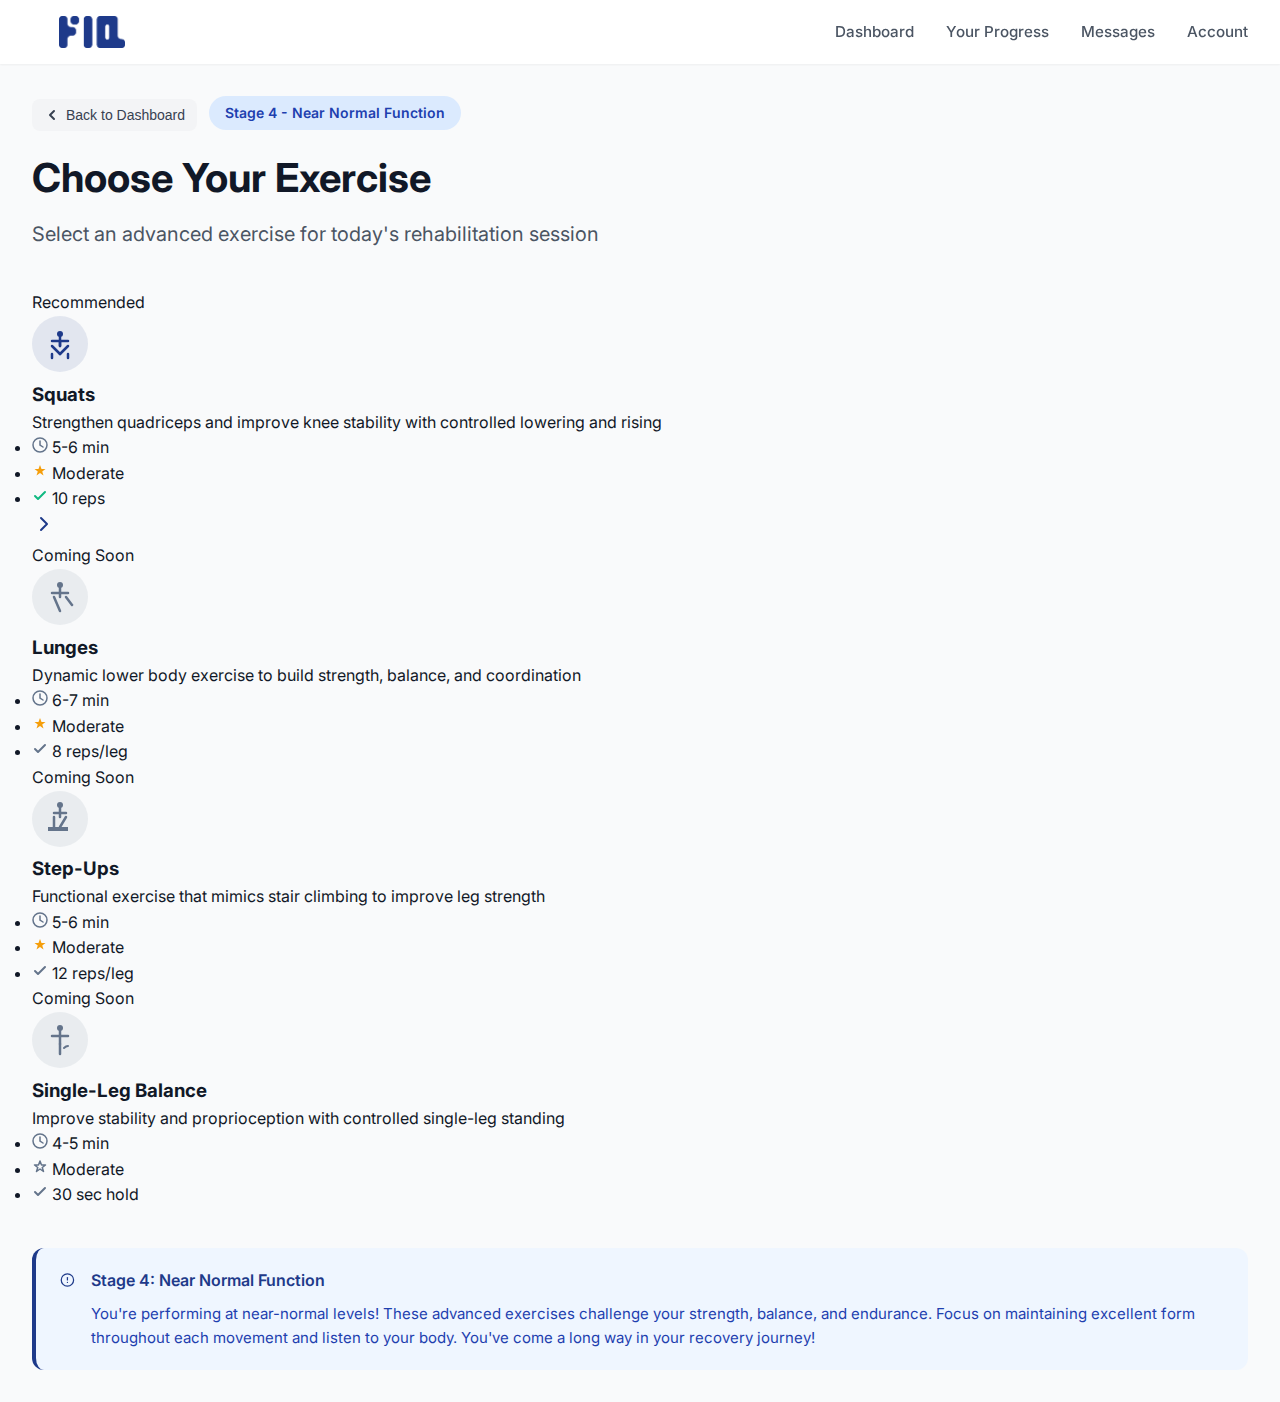
<file: frontend_disconnected/exercise_selection_stage4.html>
<!DOCTYPE html>
<html lang="en">
<head>
    <meta charset="UTF-8">
    <meta name="viewport" content="width=device-width, initial-scale=1.0">
    <title>formIQ - Stage 4 Exercises</title>
    <link rel="stylesheet" href="style.css">
    <link rel="preconnect" href="https://fonts.googleapis.com">
    <link rel="preconnect" href="https://fonts.gstatic.com" crossorigin>
    <link href="https://fonts.googleapis.com/css2?family=Inter:wght@300;400;500;600;700&display=swap" rel="stylesheet">
    <script src="script.js"></script>
</head>

<body>
    <!-- Navbar -->
    <nav class="navbar">
        <section class="nav-left">
            <figure class="logo">
                <img src="media/logo.png" alt="formIQ Logo" width="120" height="32" style="object-fit: contain;">
            </figure>
        </section>
        <section class="nav-right">
            <a href="index.html" class="nav-link">Dashboard</a>
            <a href="feedback.html" class="nav-link">Your Progress</a>
            <a href="#" class="nav-link">Messages</a>
            <a href="#" class="nav-link">Account</a>
        </section>
    </nav>

    <!-- Main Content -->
    <main class="container">
        <!-- Page Header -->
        <section class="welcome-section">
            <section style="display: flex; align-items: center; gap: 12px; margin-bottom: 12px;">
                <button onclick="window.location.href='index.html'" style="background: #F3F4F6; border: none; border-radius: 8px; padding: 8px 12px; cursor: pointer; display: flex; align-items: center; gap: 6px; font-size: 14px; font-weight: 500; color: #374151;">
                    <svg width="16" height="16" viewBox="0 0 16 16" fill="none" xmlns="http://www.w3.org/2000/svg">
                        <path d="M10 12L6 8L10 4" stroke="currentColor" stroke-width="2" stroke-linecap="round" stroke-linejoin="round"/>
                    </svg>
                    Back to Dashboard
                </button>
                <span class="stage-tag stage-4" style="background: #DBEAFE; color: #1e40af; padding: 6px 16px; border-radius: 20px; font-size: 14px; font-weight: 600;">Stage 4 - Near Normal Function</span>
            </section>
            <h1 class="welcome-title">Choose Your Exercise</h1>
            <p class="welcome-subtitle">Select an advanced exercise for today's rehabilitation session</p>
        </section>

        <!-- Exercise Selection Grid -->
        <section class="exercise-selection-section">
            <section class="exercise-selection-grid">
                <!-- Exercise 1: Squats -->
                <article class="exercise-selection-card featured" onclick="window.location.href='exercise_stage4.html'">
                    <article class="exercise-selection-badge recommended">Recommended</article>
                    <figure class="exercise-selection-icon">
                        <svg width="56" height="56" viewBox="0 0 56 56" fill="none" xmlns="http://www.w3.org/2000/svg">
                            <circle cx="28" cy="28" r="28" fill="#1e3a8a" fill-opacity="0.1"/>
                            <circle cx="28" cy="18" r="3" fill="#1e3a8a"/>
                            <line x1="28" y1="21" x2="28" y2="30" stroke="#1e3a8a" stroke-width="2.5" stroke-linecap="round"/>
                            <path d="M20 25L28 25L28 30" stroke="#1e3a8a" stroke-width="2.5" stroke-linecap="round" stroke-linejoin="round"/>
                            <path d="M36 25L28 25" stroke="#1e3a8a" stroke-width="2.5" stroke-linecap="round"/>
                            <line x1="20" y1="30" x2="28" y2="38" stroke="#1e3a8a" stroke-width="2.5" stroke-linecap="round"/>
                            <line x1="36" y1="30" x2="28" y2="38" stroke="#1e3a8a" stroke-width="2.5" stroke-linecap="round"/>
                            <line x1="20" y1="38" x2="20" y2="42" stroke="#1e3a8a" stroke-width="2.5" stroke-linecap="round"/>
                            <line x1="36" y1="38" x2="36" y2="42" stroke="#1e3a8a" stroke-width="2.5" stroke-linecap="round"/>
                        </svg>
                    </figure>
                    <article class="exercise-selection-content">
                        <h3 class="exercise-selection-title">Squats</h3>
                        <p class="exercise-selection-desc">Strengthen quadriceps and improve knee stability with controlled lowering and rising</p>
                        <ul class="exercise-selection-meta">
                            <li class="meta-item">
                                <svg width="16" height="16" viewBox="0 0 16 16" fill="none" xmlns="http://www.w3.org/2000/svg">
                                    <circle cx="8" cy="8" r="7" stroke="#64748b" stroke-width="1.5"/>
                                    <path d="M8 4V8L11 10" stroke="#64748b" stroke-width="1.5" stroke-linecap="round"/>
                                </svg>
                                <span>5-6 min</span>
                            </li>
                            <li class="meta-item">
                                <svg width="16" height="16" viewBox="0 0 16 16" fill="none" xmlns="http://www.w3.org/2000/svg">
                                    <path d="M8 2L9.5 6H13.5L10.25 8.5L11.5 12.5L8 10L4.5 12.5L5.75 8.5L2.5 6H6.5L8 2Z" fill="#F59E0B"/>
                                </svg>
                                <span>Moderate</span>
                            </li>
                            <li class="meta-item">
                                <svg width="16" height="16" viewBox="0 0 16 16" fill="none" xmlns="http://www.w3.org/2000/svg">
                                    <path d="M3 8L6 11L13 4" stroke="#10B981" stroke-width="2" stroke-linecap="round" stroke-linejoin="round"/>
                                </svg>
                                <span>10 reps</span>
                            </li>
                        </ul>
                    </article>
                    <div class="exercise-selection-arrow">
                        <svg width="24" height="24" viewBox="0 0 24 24" fill="none" xmlns="http://www.w3.org/2000/svg">
                            <path d="M9 18L15 12L9 6" stroke="#1e3a8a" stroke-width="2" stroke-linecap="round" stroke-linejoin="round"/>
                        </svg>
                    </div>
                </article>

                <!-- Exercise 2: Lunges -->
                <article class="exercise-selection-card" onclick="alert('This exercise will be available soon!')">
                    <article class="exercise-selection-badge coming-soon">Coming Soon</article>
                    <figure class="exercise-selection-icon">
                        <svg width="56" height="56" viewBox="0 0 56 56" fill="none" xmlns="http://www.w3.org/2000/svg">
                            <circle cx="28" cy="28" r="28" fill="#64748b" fill-opacity="0.1"/>
                            <circle cx="28" cy="16" r="3" fill="#64748b"/>
                            <line x1="28" y1="19" x2="28" y2="28" stroke="#64748b" stroke-width="2.5" stroke-linecap="round"/>
                            <line x1="20" y1="24" x2="28" y2="24" stroke="#64748b" stroke-width="2.5" stroke-linecap="round"/>
                            <line x1="36" y1="24" x2="28" y2="24" stroke="#64748b" stroke-width="2.5" stroke-linecap="round"/>
                            <line x1="22" y1="28" x2="28" y2="42" stroke="#64748b" stroke-width="2.5" stroke-linecap="round"/>
                            <line x1="34" y1="28" x2="40" y2="36" stroke="#64748b" stroke-width="2.5" stroke-linecap="round"/>
                        </svg>
                    </figure>
                    <article class="exercise-selection-content">
                        <h3 class="exercise-selection-title">Lunges</h3>
                        <p class="exercise-selection-desc">Dynamic lower body exercise to build strength, balance, and coordination</p>
                        <ul class="exercise-selection-meta">
                            <li class="meta-item">
                                <svg width="16" height="16" viewBox="0 0 16 16" fill="none" xmlns="http://www.w3.org/2000/svg">
                                    <circle cx="8" cy="8" r="7" stroke="#64748b" stroke-width="1.5"/>
                                    <path d="M8 4V8L11 10" stroke="#64748b" stroke-width="1.5" stroke-linecap="round"/>
                                </svg>
                                <span>6-7 min</span>
                            </li>
                            <li class="meta-item">
                                <svg width="16" height="16" viewBox="0 0 16 16" fill="none" xmlns="http://www.w3.org/2000/svg">
                                    <path d="M8 2L9.5 6H13.5L10.25 8.5L11.5 12.5L8 10L4.5 12.5L5.75 8.5L2.5 6H6.5L8 2Z" fill="#F59E0B"/>
                                </svg>
                                <span>Moderate</span>
                            </li>
                            <li class="meta-item">
                                <svg width="16" height="16" viewBox="0 0 16 16" fill="none" xmlns="http://www.w3.org/2000/svg">
                                    <path d="M3 8L6 11L13 4" stroke="#64748b" stroke-width="2" stroke-linecap="round" stroke-linejoin="round"/>
                                </svg>
                                <span>8 reps/leg</span>
                            </li>
                        </ul>
                    </article>
                </article>

                <!-- Exercise 3: Step-Ups -->
                <article class="exercise-selection-card" onclick="alert('This exercise will be available soon!')">
                    <article class="exercise-selection-badge coming-soon">Coming Soon</article>
                    <figure class="exercise-selection-icon">
                        <svg width="56" height="56" viewBox="0 0 56 56" fill="none" xmlns="http://www.w3.org/2000/svg">
                            <circle cx="28" cy="28" r="28" fill="#64748b" fill-opacity="0.1"/>
                            <circle cx="28" cy="14" r="3" fill="#64748b"/>
                            <line x1="28" y1="17" x2="28" y2="26" stroke="#64748b" stroke-width="2.5" stroke-linecap="round"/>
                            <line x1="22" y1="22" x2="28" y2="22" stroke="#64748b" stroke-width="2.5" stroke-linecap="round"/>
                            <line x1="34" y1="22" x2="28" y2="22" stroke="#64748b" stroke-width="2.5" stroke-linecap="round"/>
                            <line x1="22" y1="26" x2="22" y2="36" stroke="#64748b" stroke-width="2.5" stroke-linecap="round"/>
                            <line x1="34" y1="26" x2="28" y2="36" stroke="#64748b" stroke-width="2.5" stroke-linecap="round"/>
                            <rect x="16" y="36" width="20" height="4" fill="#64748b"/>
                        </svg>
                    </figure>
                    <article class="exercise-selection-content">
                        <h3 class="exercise-selection-title">Step-Ups</h3>
                        <p class="exercise-selection-desc">Functional exercise that mimics stair climbing to improve leg strength</p>
                        <ul class="exercise-selection-meta">
                            <li class="meta-item">
                                <svg width="16" height="16" viewBox="0 0 16 16" fill="none" xmlns="http://www.w3.org/2000/svg">
                                    <circle cx="8" cy="8" r="7" stroke="#64748b" stroke-width="1.5"/>
                                    <path d="M8 4V8L11 10" stroke="#64748b" stroke-width="1.5" stroke-linecap="round"/>
                                </svg>
                                <span>5-6 min</span>
                            </li>
                            <li class="meta-item">
                                <svg width="16" height="16" viewBox="0 0 16 16" fill="none" xmlns="http://www.w3.org/2000/svg">
                                    <path d="M8 2L9.5 6H13.5L10.25 8.5L11.5 12.5L8 10L4.5 12.5L5.75 8.5L2.5 6H6.5L8 2Z" fill="#F59E0B"/>
                                </svg>
                                <span>Moderate</span>
                            </li>
                            <li class="meta-item">
                                <svg width="16" height="16" viewBox="0 0 16 16" fill="none" xmlns="http://www.w3.org/2000/svg">
                                    <path d="M3 8L6 11L13 4" stroke="#64748b" stroke-width="2" stroke-linecap="round" stroke-linejoin="round"/>
                                </svg>
                                <span>12 reps/leg</span>
                            </li>
                        </ul>
                    </article>
                </article>

                <!-- Exercise 4: Single-Leg Balance -->
                <article class="exercise-selection-card" onclick="alert('This exercise will be available soon!')">
                    <article class="exercise-selection-badge coming-soon">Coming Soon</article>
                    <figure class="exercise-selection-icon">
                        <svg width="56" height="56" viewBox="0 0 56 56" fill="none" xmlns="http://www.w3.org/2000/svg">
                            <circle cx="28" cy="28" r="28" fill="#64748b" fill-opacity="0.1"/>
                            <circle cx="28" cy="16" r="3" fill="#64748b"/>
                            <line x1="28" y1="19" x2="28" y2="32" stroke="#64748b" stroke-width="2.5" stroke-linecap="round"/>
                            <line x1="20" y1="24" x2="28" y2="24" stroke="#64748b" stroke-width="2.5" stroke-linecap="round"/>
                            <line x1="36" y1="24" x2="28" y2="24" stroke="#64748b" stroke-width="2.5" stroke-linecap="round"/>
                            <line x1="28" y1="32" x2="28" y2="42" stroke="#64748b" stroke-width="2.5" stroke-linecap="round"/>
                            <path d="M32 36C32 36 34 34 36 34" stroke="#64748b" stroke-width="2" stroke-linecap="round"/>
                        </svg>
                    </figure>
                    <article class="exercise-selection-content">
                        <h3 class="exercise-selection-title">Single-Leg Balance</h3>
                        <p class="exercise-selection-desc">Improve stability and proprioception with controlled single-leg standing</p>
                        <ul class="exercise-selection-meta">
                            <li class="meta-item">
                                <svg width="16" height="16" viewBox="0 0 16 16" fill="none" xmlns="http://www.w3.org/2000/svg">
                                    <circle cx="8" cy="8" r="7" stroke="#64748b" stroke-width="1.5"/>
                                    <path d="M8 4V8L11 10" stroke="#64748b" stroke-width="1.5" stroke-linecap="round"/>
                                </svg>
                                <span>4-5 min</span>
                            </li>
                            <li class="meta-item">
                                <svg width="16" height="16" viewBox="0 0 16 16" fill="none" xmlns="http://www.w3.org/2000/svg">
                                    <path d="M8 2L9.5 6H13.5L10.25 8.5L11.5 12.5L8 10L4.5 12.5L5.75 8.5L2.5 6H6.5L8 2Z" stroke="#64748b" stroke-width="1.5" stroke-linecap="round" stroke-linejoin="round"/>
                                </svg>
                                <span>Moderate</span>
                            </li>
                            <li class="meta-item">
                                <svg width="16" height="16" viewBox="0 0 16 16" fill="none" xmlns="http://www.w3.org/2000/svg">
                                    <path d="M3 8L6 11L13 4" stroke="#64748b" stroke-width="2" stroke-linecap="round" stroke-linejoin="round"/>
                                </svg>
                                <span>30 sec hold</span>
                            </li>
                        </ul>
                    </article>
                </article>
            </section>
        </section>

        <!-- Info Box -->
        <section style="margin-top: 40px;">
            <article style="background: #EFF6FF; border-left: 4px solid #1e3a8a; padding: 20px 24px; border-radius: 12px;">
                <article style="display: flex; gap: 16px; align-items: start;">
                    <svg width="24" height="24" viewBox="0 0 24 24" fill="none" xmlns="http://www.w3.org/2000/svg">
                        <circle cx="12" cy="12" r="10" stroke="#1e3a8a" stroke-width="2"/>
                        <path d="M12 8V12" stroke="#1e3a8a" stroke-width="2" stroke-linecap="round"/>
                        <circle cx="12" cy="16" r="1" fill="#1e3a8a"/>
                    </svg>
                    <article>
                        <h4 style="color: #1e3a8a; font-size: 16px; font-weight: 600; margin: 0 0 8px 0;">Stage 4: Near Normal Function</h4>
                        <p style="color: #1e40af; font-size: 15px; line-height: 1.6; margin: 0;">
                            You're performing at near-normal levels! These advanced exercises challenge your strength, balance, and endurance. Focus on maintaining excellent form throughout each movement and listen to your body. You've come a long way in your recovery journey!
                        </p>
                    </article>
                </article>
            </article>
        </section>
    </main>
</body>
</html>
</file>
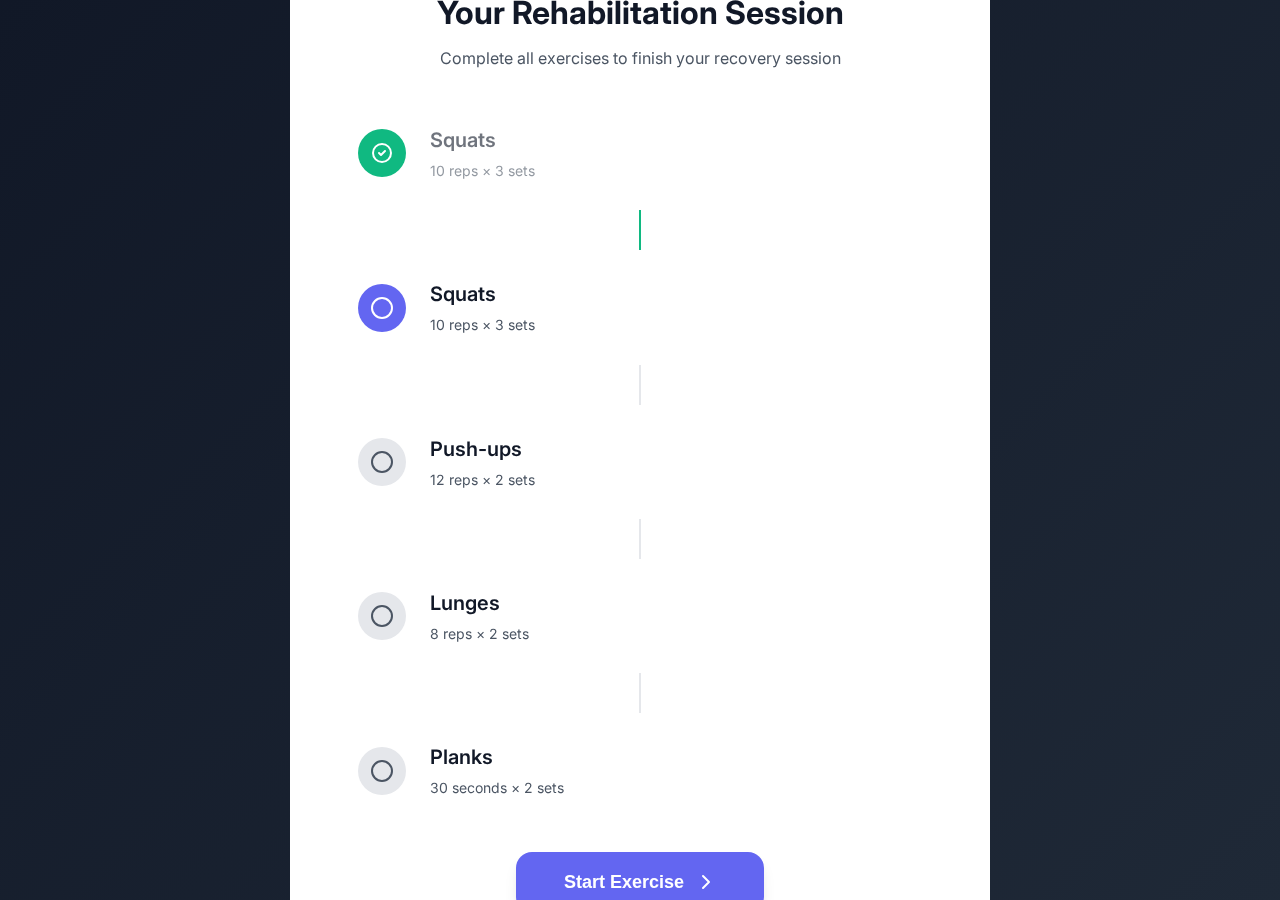
<file: website/frontend/exercise.html>
<!DOCTYPE html>
<html lang="en">
<head>
    <meta charset="UTF-8">
    <meta name="viewport" content="width=device-width, initial-scale=1.0">
    <title>formIQ - Exercise Session</title>
    <link rel="stylesheet" href="style.css">
    <link rel="preconnect" href="https://fonts.googleapis.com">
    <link rel="preconnect" href="https://fonts.gstatic.com" crossorigin>
    <link href="https://fonts.googleapis.com/css2?family=Inter:wght@300;400;500;600;700&display=swap" rel="stylesheet">
    <script src="script.js"></script>

</head>
<body class="exercise-body">
    <!-- Exercise Header -->
    <header class="exercise-header">
        <div class="exercise-title-section">
            <h1 class="exercise-title">Squats</h1>
            <p class="exercise-purpose">Strengthen quadriceps and improve knee stability</p>
        </div>
        <button class="cancel-session-btn" onclick="cancelSession()">
            <svg width="20" height="20" viewBox="0 0 20 20" fill="none" xmlns="http://www.w3.org/2000/svg">
                <path d="M15 5L5 15M5 5L15 15" stroke="currentColor" stroke-width="2" stroke-linecap="round" stroke-linejoin="round"/>
            </svg>
            Cancel Session
        </button>
    </header>

    <!-- Pre-Exercise Timeline Overlay (shown first) -->
    <div class="timeline-overlay" id="timelineOverlay">
        <div class="timeline-modal">
            <h2 class="timeline-title">Your Rehabilitation Session</h2>
            <p class="timeline-subtitle">Complete all exercises to finish your recovery session</p>
            
            <div class="exercise-timeline">
                <div class="timeline-item completed">
                    <div class="timeline-icon">
                        <svg width="24" height="24" viewBox="0 0 24 24" fill="none" xmlns="http://www.w3.org/2000/svg">
                            <path d="M9 12L11 14L15 10M21 12C21 16.9706 16.9706 21 12 21C7.02944 21 3 16.9706 3 12C3 7.02944 7.02944 3 12 3C16.9706 3 21 7.02944 21 12Z" stroke="currentColor" stroke-width="2" stroke-linecap="round" stroke-linejoin="round"/>
                        </svg>
                    </div>
                    <div class="timeline-content">
                        <h3>Squats</h3>
                        <p>10 reps × 3 sets</p>
                    </div>
                </div>
                
                <div class="timeline-line"></div>
                
                <div class="timeline-item current">
                    <div class="timeline-icon">
                        <svg width="24" height="24" viewBox="0 0 24 24" fill="none" xmlns="http://www.w3.org/2000/svg">
                            <circle cx="12" cy="12" r="10" stroke="currentColor" stroke-width="2"/>
                        </svg>
                    </div>
                    <div class="timeline-content">
                        <h3>Squats</h3>
                        <p>10 reps × 3 sets</p>
                    </div>
                </div>
                
                <div class="timeline-line"></div>
                
                <div class="timeline-item">
                    <div class="timeline-icon">
                        <svg width="24" height="24" viewBox="0 0 24 24" fill="none" xmlns="http://www.w3.org/2000/svg">
                            <circle cx="12" cy="12" r="10" stroke="currentColor" stroke-width="2"/>
                        </svg>
                    </div>
                    <div class="timeline-content">
                        <h3>Push-ups</h3>
                        <p>12 reps × 2 sets</p>
                    </div>
                </div>
                
                <div class="timeline-line"></div>
                
                <div class="timeline-item">
                    <div class="timeline-icon">
                        <svg width="24" height="24" viewBox="0 0 24 24" fill="none" xmlns="http://www.w3.org/2000/svg">
                            <circle cx="12" cy="12" r="10" stroke="currentColor" stroke-width="2"/>
                        </svg>
                    </div>
                    <div class="timeline-content">
                        <h3>Lunges</h3>
                        <p>8 reps × 2 sets</p>
                    </div>
                </div>
                
                <div class="timeline-line"></div>
                
                <div class="timeline-item">
                    <div class="timeline-icon">
                        <svg width="24" height="24" viewBox="0 0 24 24" fill="none" xmlns="http://www.w3.org/2000/svg">
                            <circle cx="12" cy="12" r="10" stroke="currentColor" stroke-width="2"/>
                        </svg>
                    </div>
                    <div class="timeline-content">
                        <h3>Planks</h3>
                        <p>30 seconds × 2 sets</p>
                    </div>
                </div>
            </div>
            
            <button class="start-session-btn" onclick="startSession()">
                Start Exercise
                <svg width="20" height="20" viewBox="0 0 20 20" fill="none" xmlns="http://www.w3.org/2000/svg">
                    <path d="M7 4L13 10L7 16" stroke="currentColor" stroke-width="2" stroke-linecap="round" stroke-linejoin="round"/>
                </svg>
            </button>
        </div>
    </div>

    <!-- Main Exercise View -->
    <main class="exercise-main" id="exerciseMain" style="display: none;">
        <!-- Camera Section (Left - 70-80%) -->
        <section class="camera-section">
            <div class="camera-view">
                <div class="camera-placeholder">
                    <svg width="120" height="120" viewBox="0 0 120 120" fill="none" xmlns="http://www.w3.org/2000/svg">
                        <circle cx="60" cy="60" r="60" fill="#E5E7EB"/>
                        <path d="M60 30C43.4315 30 30 43.4315 30 60C30 76.5685 43.4315 90 60 90C76.5685 90 90 76.5685 90 60C90 43.4315 76.5685 30 60 30ZM60 75C51.7157 75 45 68.2843 45 60C45 51.7157 51.7157 45 60 45C68.2843 45 75 51.7157 75 60C75 68.2843 68.2843 75 60 75Z" fill="#9CA3AF"/>
                        <circle cx="60" cy="60" r="8" fill="#6B7280"/>
                    </svg>
                    <p class="camera-text">Camera feed will appear here</p>
                    <button class="start-camera-btn" onclick="startExercise()">Start Camera</button>
                </div>
                
                <!-- Pose Skeleton Overlay (hidden by default) -->
                <canvas id="poseCanvas" class="pose-canvas"></canvas>
                
                <!-- TTS Feedback Overlay (like subtitles on camera view) -->
                <div class="tts-bubble-overlay">
                    <div class="tts-icon">
                        <svg width="24" height="24" viewBox="0 0 24 24" fill="none" xmlns="http://www.w3.org/2000/svg">
                            <path d="M11 5L6 9H2V15H6L11 19V5Z" stroke="#6366F1" stroke-width="2" stroke-linecap="round" stroke-linejoin="round"/>
                            <path d="M15.54 8.46C16.4774 9.39764 17.0039 10.6692 17.0039 11.995C17.0039 13.3208 16.4774 14.5924 15.54 15.53" stroke="#6366F1" stroke-width="2" stroke-linecap="round" stroke-linejoin="round"/>
                            <path d="M19 5.5C20.8565 7.35645 21.8964 9.8704 21.8964 12.485C21.8964 15.0996 20.8565 17.6135 19 19.47" stroke="#6366F1" stroke-width="2" stroke-linecap="round" stroke-linejoin="round"/>
                        </svg>
                    </div>
                    <p class="tts-text" id="feedbackText">Keep your back straight and lower yourself slowly.</p>
                </div>
            </div>

            <!-- Control Buttons -->
            <div class="exercise-controls">
                <button class="control-btn pause-btn" onclick="togglePause()">
                    <svg width="24" height="24" viewBox="0 0 24 24" fill="none" xmlns="http://www.w3.org/2000/svg">
                        <path d="M10 4H6V20H10V4Z" fill="currentColor"/>
                        <path d="M18 4H14V20H18V4Z" fill="currentColor"/>
                    </svg>
                    Pause
                </button>
                <button class="control-btn finish-btn" onclick="showCompletion()">
                    <svg width="24" height="24" viewBox="0 0 24 24" fill="none" xmlns="http://www.w3.org/2000/svg">
                        <path d="M9 12L11 14L15 10M21 12C21 16.9706 16.9706 21 12 21C7.02944 21 3 16.9706 3 12C3 7.02944 7.02944 3 12 3C16.9706 3 21 7.02944 21 12Z" stroke="currentColor" stroke-width="2" stroke-linecap="round" stroke-linejoin="round"/>
                    </svg>
                    Finish
                </button>
                <button class="control-btn restart-btn" onclick="restartExercise()">
                    <svg width="24" height="24" viewBox="0 0 24 24" fill="none" xmlns="http://www.w3.org/2000/svg">
                        <path d="M1 4V10H7M23 20V14H17M20.49 9C19.84 7.34 18.63 5.94 17.05 5.02C15.47 4.1 13.62 3.72 11.79 3.94C9.96 4.16 8.25 4.97 6.93 6.24C5.61 7.51 4.75 9.17 4.49 11M3.51 15C4.16 16.66 5.37 18.06 6.95 18.98C8.53 19.9 10.38 20.28 12.21 20.06C14.04 19.84 15.75 19.03 17.07 17.76C18.39 16.49 19.25 14.83 19.51 13" stroke="currentColor" stroke-width="2" stroke-linecap="round" stroke-linejoin="round"/>
                    </svg>
                    Restart
                </button>
            </div>
        </section>

        <!-- Tracking Panel (Right - 20-30%) -->
        <aside class="tracking-panel">
            <!-- Reps Counter -->
            <div class="reps-counter">
                <div class="reps-circle">
                    <svg class="reps-progress" width="140" height="140">
                        <circle cx="70" cy="70" r="60" stroke="#E5E7EB" stroke-width="8" fill="none"/>
                        <circle id="progressCircle" cx="70" cy="70" r="60" stroke="#6366F1" stroke-width="8" fill="none" 
                                stroke-dasharray="377" stroke-dashoffset="377" 
                                transform="rotate(-90 70 70)" stroke-linecap="round"/>
                    </svg>
                    <div class="reps-number">
                        <span class="reps-current" id="currentReps">0</span>
                        <span class="reps-total">/10</span>
                    </div>
                </div>
                <p class="reps-label">Repetitions</p>
            </div>

            <!-- Exercise Info -->
            <div class="exercise-info-card">
                <h3 class="info-title">Current Exercise</h3>
                <p class="info-exercise-name">Squats</p>
                <div class="info-divider"></div>
                <p class="info-label">Target Reps</p>
                <p class="info-value">10 reps × 3 sets</p>
            </div>

            <!-- Steps Progress -->
            <div class="steps-card">
                <h3 class="steps-title">Exercise Steps</h3>
                <div class="steps-list">
                    <div class="step-item completed">
                        <div class="step-number">1</div>
                        <p class="step-text">Position feet shoulder-width apart</p>
                    </div>
                    <div class="step-item active">
                        <div class="step-number">2</div>
                        <p class="step-text">Lower body by bending knees</p>
                    </div>
                    <div class="step-item">
                        <div class="step-number">3</div>
                        <p class="step-text">Push back up to starting position</p>
                    </div>
                </div>
                
                <!-- Progress Bar -->
                <div class="progress-bar-container">
                    <div class="progress-bar">
                        <div class="progress-fill" id="progressFill" style="width: 0%"></div>
                    </div>
                    <p class="progress-text"><span id="progressPercent">0</span>% Complete</p>
                </div>
            </div>

            <!-- Next Exercise Card -->
            <div class="next-exercise-card">
                <div class="next-exercise-header">
                    <svg width="20" height="20" viewBox="0 0 20 20" fill="none" xmlns="http://www.w3.org/2000/svg">
                        <path d="M11 3L8 6H4V14H8L11 17V3Z" fill="#6366F1"/>
                        <path d="M13.74 5.56C14.5845 6.40467 14.9978 7.57568 14.9978 8.8C14.9978 10.0243 14.5845 11.1953 13.74 12.04" stroke="#6366F1" stroke-width="1.5" stroke-linecap="round" stroke-linejoin="round"/>
                        <path d="M16.6 2.4C17.8793 3.67946 18.6043 5.36068 18.6043 7.1C18.6043 8.83932 17.8793 10.5205 16.6 11.8" stroke="#6366F1" stroke-width="1.5" stroke-linecap="round" stroke-linejoin="round"/>
                    </svg>
                    <h3 class="next-exercise-title">Next Exercise</h3>
                </div>
                <div class="next-exercise-content">
                    <p class="next-exercise-name">Push-ups</p>
                    <p class="next-exercise-details">12 reps × 2 sets</p>
                </div>
            </div>
        </aside>
    </main>

    <!-- Completion Overlay (hidden by default) -->
    <div class="completion-overlay" id="completionOverlay">
        <div class="completion-modal">
            <div class="completion-icon">
                <svg width="80" height="80" viewBox="0 0 80 80" fill="none" xmlns="http://www.w3.org/2000/svg">
                    <circle cx="40" cy="40" r="40" fill="#10B981"/>
                    <path d="M25 40L35 50L55 30" stroke="white" stroke-width="5" stroke-linecap="round" stroke-linejoin="round"/>
                </svg>
            </div>
            <h2 class="completion-title">Great Progress, Maria! 🎉</h2>
            <p class="completion-subtitle">You've completed your rehabilitation session</p>
            
            <div class="completion-stats">
                <div class="completion-stat">
                    <p class="stat-number">10</p>
                    <p class="stat-label">Reps Completed</p>
                </div>
                <div class="completion-stat">
                    <p class="stat-number">85%</p>
                    <p class="stat-label">Form Accuracy</p>
                </div>
                <div class="completion-stat">
                    <p class="stat-number">5:23</p>
                    <p class="stat-label">Duration</p>
                </div>
            </div>

            <div class="completion-actions">
                <button class="btn-secondary" onclick="restartExercise()">Back to Dashboard</button>
                <button class="btn-primary" onclick="window.location.href='index.html'">See Detailed Performance</button>
            </div>
        </div>
    </div>
</body>
</html>
</file>
<file: Frontend (disconnected)/style.css>
/* ===== GLOBAL STYLES ===== */
* {
    margin: 0;
    padding: 0;
    box-sizing: border-box;
}

:root {
    --primary: #6366F1;
    --primary-dark: #4F46E5;
    --primary-light: #818CF8;
    --success: #10B981;
    --warning: #F59E0B;
    --danger: #EF4444;
    --gray-50: #F9FAFB;
    --gray-100: #F3F4F6;
    --gray-200: #E5E7EB;
    --gray-300: #D1D5DB;
    --gray-400: #9CA3AF;
    --gray-500: #6B7280;
    --gray-600: #4B5563;
    --gray-700: #374151;
    --gray-800: #1F2937;
    --gray-900: #111827;
    --shadow-sm: 0 1px 2px 0 rgba(0, 0, 0, 0.05);
    --shadow: 0 1px 3px 0 rgba(0, 0, 0, 0.1), 0 1px 2px 0 rgba(0, 0, 0, 0.06);
    --shadow-md: 0 4px 6px -1px rgba(0, 0, 0, 0.1), 0 2px 4px -1px rgba(0, 0, 0, 0.06);
    --shadow-lg: 0 10px 15px -3px rgba(0, 0, 0, 0.1), 0 4px 6px -2px rgba(0, 0, 0, 0.05);
    --shadow-xl: 0 20px 25px -5px rgba(0, 0, 0, 0.1), 0 10px 10px -5px rgba(0, 0, 0, 0.04);
}

body {
    font-family: 'Inter', -apple-system, BlinkMacSystemFont, 'Segoe UI', Roboto, sans-serif;
    background: var(--gray-50);
    color: var(--gray-900);
    line-height: 1.6;
    min-height: 100vh;
}

/* ===== NAVBAR ===== */
.navbar {
    background: white;
    padding: 1rem 2rem;
    display: flex;
    justify-content: space-between;
    align-items: center;
    box-shadow: var(--shadow-sm);
    position: sticky;
    top: 0;
    z-index: 100;
}

.nav-left {
    display: flex;
    align-items: center;
}

.logo {
    display: flex;
    align-items: center;
    gap: 0.75rem;
}

.logo-text {
    font-size: 1.5rem;
    font-weight: 700;
    color: var(--gray-900);
}

.nav-right {
    display: flex;
    gap: 2rem;
    align-items: center;
}

.nav-link {
    text-decoration: none;
    color: var(--gray-600);
    font-weight: 500;
    font-size: 0.95rem;
    transition: color 0.2s;
    position: relative;
}

.nav-link:hover {
    color: var(--primary);
}

.nav-link.active {
    color: var(--primary);
}

.nav-link.active::after {
    content: '';
    position: absolute;
    bottom: -1.5rem;
    left: 0;
    right: 0;
    height: 3px;
    background: var(--primary);
}

/* ===== DASHBOARD CONTAINER ===== */
.container {
    max-width: 1400px;
    margin: 0 auto;
    padding: 2rem;
}

/* ===== WELCOME SECTION ===== */
.welcome-section {
    margin-bottom: 2.5rem;
}

.welcome-title {
    font-size: 2.5rem;
    font-weight: 700;
    color: var(--gray-900);
    margin-bottom: 0.5rem;
}

.welcome-subtitle {
    font-size: 1.25rem;
    color: var(--gray-600);
}

/* ===== START EXERCISE CARD ===== */
.exercise-card-section {
    margin-bottom: 3rem;
}

.exercise-card {
    background: linear-gradient(135deg, var(--primary) 0%, var(--primary-dark) 100%);
    border-radius: 1.5rem;
    padding: 2.5rem;
    cursor: pointer;
    transition: transform 0.3s, box-shadow 0.3s;
    box-shadow: var(--shadow-lg);
}

.exercise-card:hover {
    transform: translateY(-4px);
    box-shadow: var(--shadow-xl);
}

.exercise-card-content {
    display: flex;
    align-items: center;
    gap: 2rem;
}

.exercise-icon {
    flex-shrink: 0;
}

.exercise-card-text h2 {
    font-size: 2rem;
    font-weight: 700;
    color: white;
    margin-bottom: 0.5rem;
}

.exercise-card-text p {
    font-size: 1.1rem;
    color: rgba(255, 255, 255, 0.9);
}

.exercise-card-arrow {
    margin-left: auto;
}

/* ===== PERFORMANCE SECTION ===== */
.performance-section {
    margin-bottom: 3rem;
}

.section-title {
    font-size: 1.75rem;
    font-weight: 700;
    color: var(--gray-900);
    margin-bottom: 1.5rem;
}

.stats-grid {
    display: grid;
    grid-template-columns: repeat(auto-fit, minmax(280px, 1fr));
    gap: 1.5rem;
    margin-bottom: 2rem;
}

.stat-card {
    background: white;
    border-radius: 1rem;
    padding: 1.5rem;
    display: flex;
    align-items: flex-start;
    gap: 1rem;
    box-shadow: var(--shadow);
    transition: transform 0.2s, box-shadow 0.2s;
}

.stat-card:hover {
    transform: translateY(-2px);
    box-shadow: var(--shadow-md);
}

.stat-icon {
    width: 48px;
    height: 48px;
    border-radius: 0.75rem;
    display: flex;
    align-items: center;
    justify-content: center;
    flex-shrink: 0;
}

.stat-content {
    flex: 1;
}

.stat-label {
    font-size: 0.875rem;
    color: var(--gray-600);
    margin-bottom: 0.25rem;
}

.stat-value {
    font-size: 2rem;
    font-weight: 700;
    color: var(--gray-900);
    margin-bottom: 0.25rem;
}

.stat-change {
    font-size: 0.875rem;
    font-weight: 500;
}

.stat-change.positive {
    color: var(--success);
}

.stat-change.negative {
    color: var(--danger);
}

/* ===== RECENT ACTIVITY ===== */
.recent-activity {
    background: white;
    border-radius: 1rem;
    padding: 2rem;
    box-shadow: var(--shadow);
}

.activity-title {
    font-size: 1.25rem;
    font-weight: 600;
    color: var(--gray-900);
    margin-bottom: 1.5rem;
}

.activity-list {
    display: flex;
    flex-direction: column;
    gap: 1rem;
}

.activity-item {
    display: flex;
    align-items: center;
    gap: 1rem;
    padding: 1rem;
    border-radius: 0.75rem;
    transition: background 0.2s;
}

.activity-item:hover {
    background: var(--gray-50);
}

.activity-dot {
    width: 12px;
    height: 12px;
    border-radius: 50%;
    flex-shrink: 0;
}

.activity-content {
    flex: 1;
}

.activity-name {
    font-weight: 600;
    color: var(--gray-900);
    margin-bottom: 0.25rem;
}

.activity-time {
    font-size: 0.875rem;
    color: var(--gray-500);
}

.activity-badge {
    padding: 0.375rem 0.75rem;
    border-radius: 9999px;
    font-size: 0.75rem;
    font-weight: 600;
}

.activity-badge.success {
    background: rgba(16, 185, 129, 0.1);
    color: var(--success);
}

/* ===== EXERCISE PAGE ===== */
.exercise-body {
    background: var(--gray-900);
    overflow: hidden;
}

.exercise-header {
    background: linear-gradient(135deg, var(--primary-dark) 0%, var(--primary) 100%);
    padding: 1.5rem 2rem;
    color: white;
    display: flex;
    justify-content: space-between;
    align-items: center;
}

.exercise-title-section {
    flex: 1;
}

.exercise-title {
    font-size: 2rem;
    font-weight: 700;
    margin-bottom: 0.5rem;
}

.exercise-purpose {
    font-size: 1rem;
    color: rgba(255, 255, 255, 0.9);
}

.cancel-session-btn {
    display: flex;
    align-items: center;
    gap: 0.5rem;
    padding: 0.75rem 1.5rem;
    background: var(--danger);
    color: white;
    border: none;
    border-radius: 0.75rem;
    font-size: 0.95rem;
    font-weight: 600;
    cursor: pointer;
    transition: all 0.2s;
}

.cancel-session-btn:hover {
    background: #DC2626;
    transform: translateY(-2px);
    box-shadow: 0 4px 12px rgba(239, 68, 68, 0.4);
}

.exercise-main {
    display: flex;
    height: calc(100vh - 120px);
}

/* ===== CAMERA SECTION ===== */
.camera-section {
    flex: 1;
    padding: 2rem;
    display: flex;
    flex-direction: column;
    gap: 1.5rem;
}

.camera-view {
    flex: 1;
    background: var(--gray-800);
    border-radius: 1rem;
    position: relative;
    overflow: hidden;
    display: flex;
    align-items: center;
    justify-content: center;
}

.camera-placeholder {
    display: flex;
    flex-direction: column;
    align-items: center;
    justify-content: center;
    gap: 1rem;
}

.camera-text {
    color: var(--gray-400);
    font-size: 1.1rem;
}

.start-camera-btn {
    background: var(--primary);
    color: white;
    border: none;
    padding: 1rem 2rem;
    border-radius: 0.75rem;
    font-size: 1rem;
    font-weight: 600;
    cursor: pointer;
    transition: background 0.2s, transform 0.2s;
}

.start-camera-btn:hover {
    background: var(--primary-dark);
    transform: scale(1.05);
}

.pose-canvas {
    position: absolute;
    top: 0;
    left: 0;
    width: 100%;
    height: 100%;
    pointer-events: none;
}

.exercise-controls {
    display: flex;
    gap: 1rem;
    justify-content: center;
}

.control-btn {
    display: flex;
    align-items: center;
    gap: 0.5rem;
    padding: 0.875rem 1.5rem;
    border: none;
    border-radius: 0.75rem;
    font-size: 1rem;
    font-weight: 600;
    cursor: pointer;
    transition: all 0.2s;
}

.pause-btn {
    background: var(--warning);
    color: white;
}

.pause-btn:hover {
    background: #D97706;
}

.finish-btn {
    background: var(--success);
    color: white;
}

.finish-btn:hover {
    background: #059669;
}

.restart-btn {
    background: var(--gray-700);
    color: white;
}

.restart-btn:hover {
    background: var(--gray-600);
}

/* ===== TRACKING PANEL ===== */
.tracking-panel {
    width: 380px;
    background: var(--gray-800);
    padding: 2rem;
    display: flex;
    flex-direction: column;
    gap: 1.5rem;
    overflow-y: auto;
}

.tts-bubble {
    background: white;
    border-radius: 1rem;
    padding: 1.25rem;
    display: flex;
    gap: 1rem;
    align-items: flex-start;
    box-shadow: var(--shadow-lg);
    animation: pulse 2s infinite;
}

@keyframes pulse {
    0%, 100% { box-shadow: var(--shadow-lg); }
    50% { box-shadow: 0 0 20px rgba(99, 102, 241, 0.4); }
}

.tts-icon {
    flex-shrink: 0;
}

.tts-text {
    color: var(--gray-900);
    font-size: 0.95rem;
    line-height: 1.5;
}

.reps-counter {
    background: white;
    border-radius: 1rem;
    padding: 2rem;
    display: flex;
    flex-direction: column;
    align-items: center;
    gap: 1rem;
}

.reps-circle {
    position: relative;
    width: 140px;
    height: 140px;
}

.reps-progress {
    transform: rotate(-90deg);
}

.reps-number {
    position: absolute;
    top: 50%;
    left: 50%;
    transform: translate(-50%, -50%);
    text-align: center;
}

.reps-current {
    font-size: 3rem;
    font-weight: 700;
    color: var(--primary);
    line-height: 1;
}

.reps-total {
    font-size: 1.5rem;
    color: var(--gray-400);
}

.reps-label {
    font-size: 0.875rem;
    color: var(--gray-600);
    font-weight: 600;
    text-transform: uppercase;
    letter-spacing: 0.05em;
}

.exercise-info-card {
    background: white;
    border-radius: 1rem;
    padding: 1.5rem;
}

.info-title {
    font-size: 0.875rem;
    font-weight: 600;
    color: var(--gray-600);
    text-transform: uppercase;
    letter-spacing: 0.05em;
    margin-bottom: 0.75rem;
}

.info-exercise-name {
    font-size: 1.5rem;
    font-weight: 700;
    color: var(--gray-900);
    margin-bottom: 1rem;
}

.info-divider {
    height: 1px;
    background: var(--gray-200);
    margin-bottom: 1rem;
}

.info-label {
    font-size: 0.875rem;
    color: var(--gray-600);
    margin-bottom: 0.25rem;
}

.info-value {
    font-size: 1.125rem;
    font-weight: 600;
    color: var(--gray-900);
}

.steps-card {
    background: white;
    border-radius: 1rem;
    padding: 1.5rem;
}

.steps-title {
    font-size: 1rem;
    font-weight: 600;
    color: var(--gray-900);
    margin-bottom: 1rem;
}

.steps-list {
    display: flex;
    flex-direction: column;
    gap: 1rem;
    margin-bottom: 1.5rem;
}

.step-item {
    display: flex;
    gap: 1rem;
    align-items: flex-start;
}

.step-number {
    width: 32px;
    height: 32px;
    border-radius: 50%;
    background: var(--gray-200);
    color: var(--gray-600);
    display: flex;
    align-items: center;
    justify-content: center;
    font-weight: 600;
    font-size: 0.875rem;
    flex-shrink: 0;
}

.step-item.completed .step-number {
    background: var(--success);
    color: white;
}

.step-item.active .step-number {
    background: var(--primary);
    color: white;
}

.step-text {
    font-size: 0.875rem;
    color: var(--gray-700);
    padding-top: 0.375rem;
}

.step-item.completed .step-text {
    color: var(--gray-500);
    text-decoration: line-through;
}

.progress-bar-container {
    margin-top: 1.5rem;
}

.progress-bar {
    height: 8px;
    background: var(--gray-200);
    border-radius: 9999px;
    overflow: hidden;
    margin-bottom: 0.5rem;
}

.progress-fill {
    height: 100%;
    background: linear-gradient(90deg, var(--primary) 0%, var(--primary-light) 100%);
    border-radius: 9999px;
    transition: width 0.5s ease;
}

.progress-text {
    font-size: 0.875rem;
    color: var(--gray-600);
    text-align: center;
}

/* ===== COMPLETION OVERLAY ===== */
.completion-overlay {
    position: fixed;
    top: 0;
    left: 0;
    right: 0;
    bottom: 0;
    background: rgba(0, 0, 0, 0.8);
    display: none;
    align-items: center;
    justify-content: center;
    z-index: 1000;
    backdrop-filter: blur(4px);
}

.completion-overlay.active {
    display: flex;
}

.completion-modal {
    background: white;
    border-radius: 1.5rem;
    padding: 3rem;
    max-width: 600px;
    width: 90%;
    text-align: center;
    animation: slideUp 0.4s ease;
}

@keyframes slideUp {
    from {
        opacity: 0;
        transform: translateY(30px);
    }
    to {
        opacity: 1;
        transform: translateY(0);
    }
}

.completion-icon {
    margin-bottom: 1.5rem;
    animation: scaleIn 0.6s ease;
}

@keyframes scaleIn {
    from {
        transform: scale(0);
    }
    to {
        transform: scale(1);
    }
}

.completion-title {
    font-size: 2rem;
    font-weight: 700;
    color: var(--gray-900);
    margin-bottom: 0.5rem;
}

.completion-subtitle {
    font-size: 1.125rem;
    color: var(--gray-600);
    margin-bottom: 2rem;
}

.completion-stats {
    display: grid;
    grid-template-columns: repeat(3, 1fr);
    gap: 2rem;
    margin-bottom: 2rem;
    padding: 2rem;
    background: var(--gray-50);
    border-radius: 1rem;
}

.completion-stat .stat-number {
    font-size: 2.5rem;
    font-weight: 700;
    color: var(--primary);
    margin-bottom: 0.5rem;
}

.completion-stat .stat-label {
    font-size: 0.875rem;
    color: var(--gray-600);
}

.completion-actions {
    display: flex;
    gap: 1rem;
    justify-content: center;
}

.btn-primary,
.btn-secondary {
    padding: 1rem 2rem;
    border-radius: 0.75rem;
    font-size: 1rem;
    font-weight: 600;
    cursor: pointer;
    border: none;
    transition: all 0.2s;
}

.btn-primary {
    background: var(--primary);
    color: white;
}

.btn-primary:hover {
    background: var(--primary-dark);
    transform: translateY(-2px);
}

.btn-secondary {
    background: var(--gray-200);
    color: var(--gray-700);
}

.btn-secondary:hover {
    background: var(--gray-300);
}

/* ===== RESPONSIVE ===== */
@media (max-width: 1024px) {
    .exercise-main {
        flex-direction: column;
    }

    .tracking-panel {
        width: 100%;
        max-height: 300px;
    }

    .stats-grid {
        grid-template-columns: repeat(auto-fit, minmax(240px, 1fr));
    }
}

@media (max-width: 768px) {
    .nav-right {
        gap: 1rem;
    }

    .welcome-title {
        font-size: 2rem;
    }

    .exercise-card-content {
        flex-direction: column;
        text-align: center;
    }

    .exercise-card-arrow {
        margin-left: 0;
    }

    .exercise-header {
        flex-direction: column;
        gap: 1rem;
        align-items: flex-start;
    }

    .cancel-session-btn {
        width: 100%;
        justify-content: center;
    }

    .completion-stats {
        grid-template-columns: 1fr;
        gap: 1rem;
    }
}
</file>
<file: frontend_disconnected/style.css>
/* ===== GLOBAL STYLES ===== */
* {
    margin: 0;
    padding: 0;
    box-sizing: border-box;
}

:root {
    --primary: #6366F1;
    --primary-dark: #4F46E5;
    --primary-light: #818CF8;
    --success: #10B981;
    --warning: #F59E0B;
    --danger: #EF4444;
    --gray-50: #F9FAFB;
    --gray-100: #F3F4F6;
    --gray-200: #E5E7EB;
    --gray-300: #D1D5DB;
    --gray-400: #9CA3AF;
    --gray-500: #6B7280;
    --gray-600: #4B5563;
    --gray-700: #374151;
    --gray-800: #1F2937;
    --gray-900: #111827;
    --shadow-sm: 0 1px 2px 0 rgba(0, 0, 0, 0.05);
    --shadow: 0 1px 3px 0 rgba(0, 0, 0, 0.1), 0 1px 2px 0 rgba(0, 0, 0, 0.06);
    --shadow-md: 0 4px 6px -1px rgba(0, 0, 0, 0.1), 0 2px 4px -1px rgba(0, 0, 0, 0.06);
    --shadow-lg: 0 10px 15px -3px rgba(0, 0, 0, 0.1), 0 4px 6px -2px rgba(0, 0, 0, 0.05);
    --shadow-xl: 0 20px 25px -5px rgba(0, 0, 0, 0.1), 0 10px 10px -5px rgba(0, 0, 0, 0.04);
}

body {
    font-family: 'Inter', -apple-system, BlinkMacSystemFont, 'Segoe UI', Roboto, sans-serif;
    background: var(--gray-50);
    color: var(--gray-900);
    line-height: 1.6;
    min-height: 100vh;
}

/* ===== NAVBAR ===== */
.navbar {
    background: white;
    padding: 1rem 2rem;
    display: flex;
    justify-content: space-between;
    align-items: center;
    box-shadow: var(--shadow-sm);
    position: sticky;
    top: 0;
    z-index: 100;
}

.nav-left {
    display: flex;
    align-items: center;
}

.logo {
    display: flex;
    align-items: center;
    gap: 0.75rem;
}

.logo-text {
    font-size: 1.5rem;
    font-weight: 700;
    color: var(--gray-900);
}

.nav-right {
    display: flex;
    gap: 2rem;
    align-items: center;
}

.nav-link {
    text-decoration: none;
    color: var(--gray-600);
    font-weight: 500;
    font-size: 0.95rem;
    transition: color 0.2s;
    position: relative;
}

.nav-link:hover {
    color: var(--primary);
}

.nav-link.active {
    color: var(--primary);
}

.nav-link.active::after {
    content: '';
    position: absolute;
    bottom: -1.5rem;
    left: 0;
    right: 0;
    height: 3px;
    background: var(--primary);
}

/* ===== DASHBOARD CONTAINER ===== */
.container {
    max-width: 1400px;
    margin: 0 auto;
    padding: 2rem;
}

/* ===== WELCOME SECTION ===== */
.welcome-section {
    margin-bottom: 2.5rem;
}

.welcome-title {
    font-size: 2.5rem;
    font-weight: 700;
    color: var(--gray-900);
    margin-bottom: 0.5rem;
}

.welcome-subtitle {
    font-size: 1.25rem;
    color: var(--gray-600);
}

/* ===== START EXERCISE CARD ===== */
.exercise-card-section {
    margin-bottom: 3rem;
}

.exercise-card {
    background: linear-gradient(135deg, var(--primary) 0%, var(--primary-dark) 100%);
    border-radius: 1.5rem;
    padding: 2.5rem;
    cursor: pointer;
    transition: transform 0.3s, box-shadow 0.3s;
    box-shadow: var(--shadow-lg);
}

.exercise-card:hover {
    transform: translateY(-4px);
    box-shadow: var(--shadow-xl);
}

.exercise-card-content {
    display: flex;
    align-items: center;
    gap: 2rem;
}

.exercise-icon {
    flex-shrink: 0;
}

.exercise-card-text h2 {
    font-size: 2rem;
    font-weight: 700;
    color: white;
    margin-bottom: 0.5rem;
}

.exercise-card-text p {
    font-size: 1.1rem;
    color: rgba(255, 255, 255, 0.9);
}

.exercise-card-arrow {
    margin-left: auto;
}

/* ===== PATIENT PROFILE CARD ===== */
.patient-profile-section {
    margin-bottom: 3rem;
}

.patient-profile-card {
    background: white;
    border-radius: 1.5rem;
    padding: 2rem;
    box-shadow: var(--shadow-md);
    border: 1px solid var(--gray-200);
}

.profile-header {
    display: flex;
    align-items: center;
    gap: 1.25rem;
    margin-bottom: 2rem;
}

.profile-avatar {
    flex-shrink: 0;
}

.profile-info {
    flex: 1;
}

.profile-name {
    font-size: 1.5rem;
    font-weight: 700;
    color: var(--gray-900);
    margin-bottom: 0.25rem;
}

.profile-role {
    font-size: 0.875rem;
    color: var(--gray-600);
}

.recovery-stage {
    margin-bottom: 2rem;
}

.stage-header,
.physio-header {
    display: flex;
    align-items: center;
    gap: 0.75rem;
    margin-bottom: 1rem;
}

.stage-title,
.physio-title {
    font-size: 1rem;
    font-weight: 600;
    color: var(--gray-900);
    margin: 0;
}

.stage-content {
    margin-bottom: 1.5rem;
}

.stage-number {
    font-size: 2rem;
    font-weight: 700;
    color: var(--primary);
    margin-bottom: 0.5rem;
}

.stage-description {
    font-size: 0.875rem;
    color: var(--gray-600);
    line-height: 1.6;
    margin: 0;
}

.stage-progress {
    display: flex;
    justify-content: space-between;
    align-items: center;
}

.progress-stages {
    display: flex;
    gap: 0.75rem;
    align-items: center;
}

.stage-dot {
    width: 12px;
    height: 12px;
    border-radius: 50%;
    background: var(--gray-300);
    transition: all 0.3s;
}

.stage-dot.completed {
    background: var(--success);
    width: 16px;
    height: 16px;
}

.stage-dot.current {
    background: var(--primary);
    width: 20px;
    height: 20px;
    box-shadow: 0 0 0 4px rgba(99, 102, 241, 0.2);
}

.progress-text {
    font-size: 0.875rem;
    font-weight: 600;
    color: var(--primary);
}

.profile-divider {
    height: 1px;
    background: var(--gray-200);
    margin: 2rem 0;
}

.physio-connection {
    margin-top: 2rem;
}

.physio-content {
    display: flex;
    justify-content: space-between;
    align-items: center;
}

.therapist-info {
    flex: 1;
}

.therapist-name {
    font-size: 1.125rem;
    font-weight: 600;
    color: var(--gray-900);
    margin-bottom: 0.25rem;
}

.therapist-role {
    font-size: 0.875rem;
    color: var(--gray-600);
    margin: 0;
}

.connect-button {
    display: flex;
    align-items: center;
    gap: 0.5rem;
    padding: 0.75rem 1.5rem;
    background: var(--primary);
    color: white;
    border-radius: 0.75rem;
    font-size: 0.95rem;
    font-weight: 600;
    text-decoration: none;
    transition: all 0.2s;
}

.connect-button:hover {
    background: var(--primary-dark);
    transform: translateY(-2px);
    box-shadow: 0 4px 12px rgba(99, 102, 241, 0.3);
}

/* ===== PERFORMANCE SECTION ===== */
.performance-section {
    margin-bottom: 3rem;
}

.section-title {
    font-size: 1.75rem;
    font-weight: 700;
    color: var(--gray-900);
    margin-bottom: 1.5rem;
}

.stats-grid {
    display: grid;
    grid-template-columns: repeat(auto-fit, minmax(280px, 1fr));
    gap: 1.5rem;
    margin-bottom: 2rem;
}

.stat-card {
    background: white;
    border-radius: 1rem;
    padding: 1.5rem;
    display: flex;
    align-items: flex-start;
    gap: 1rem;
    box-shadow: var(--shadow);
    transition: transform 0.2s, box-shadow 0.2s;
}

.stat-card:hover {
    transform: translateY(-2px);
    box-shadow: var(--shadow-md);
}

.stat-icon {
    width: 48px;
    height: 48px;
    border-radius: 0.75rem;
    display: flex;
    align-items: center;
    justify-content: center;
    flex-shrink: 0;
}

.stat-content {
    flex: 1;
}

.stat-label {
    font-size: 0.875rem;
    color: var(--gray-600);
    margin-bottom: 0.25rem;
}

.stat-value {
    font-size: 2rem;
    font-weight: 700;
    color: var(--gray-900);
    margin-bottom: 0.25rem;
}

.stat-change {
    font-size: 0.875rem;
    font-weight: 500;
}

.stat-change.positive {
    color: var(--success);
}

.stat-change.negative {
    color: var(--danger);
}

/* ===== RECENT ACTIVITY ===== */
.recent-activity {
    background: white;
    border-radius: 1rem;
    padding: 2rem;
    box-shadow: var(--shadow);
}

.activity-title {
    font-size: 1.25rem;
    font-weight: 600;
    color: var(--gray-900);
    margin-bottom: 1.5rem;
}

.activity-list {
    display: flex;
    flex-direction: column;
    gap: 1rem;
}

.activity-item {
    display: flex;
    align-items: center;
    gap: 1rem;
    padding: 1rem;
    border-radius: 0.75rem;
    transition: background 0.2s;
}

.activity-item:hover {
    background: var(--gray-50);
}

.activity-dot {
    width: 12px;
    height: 12px;
    border-radius: 50%;
    flex-shrink: 0;
}

.activity-content {
    flex: 1;
}

.activity-name {
    font-weight: 600;
    color: var(--gray-900);
    margin-bottom: 0.25rem;
}

.activity-time {
    font-size: 0.875rem;
    color: var(--gray-500);
}

.activity-badge {
    padding: 0.375rem 0.75rem;
    border-radius: 9999px;
    font-size: 0.75rem;
    font-weight: 600;
}

.activity-badge.success {
    background: rgba(16, 185, 129, 0.1);
    color: var(--success);
}

/* ===== EXERCISE PAGE ===== */
.exercise-body {
    background: var(--gray-900);
    overflow: hidden;
}

.exercise-title-section {
    flex: 1;
}

.exercise-title {
    font-size: 2rem;
    font-weight: 700;
    margin-bottom: 0.5rem;
}

.exercise-purpose {
    font-size: 1rem;
    color: rgba(255, 255, 255, 0.9);
}

.cancel-session-btn {
    display: flex;
    align-items: center;
    gap: 0.5rem;
    padding: 0.75rem 1.5rem;
    background: var(--danger);
    color: white;
    border: none;
    border-radius: 0.75rem;
    font-size: 0.95rem;
    font-weight: 600;
    cursor: pointer;
    transition: all 0.2s;
}

.cancel-session-btn:hover {
    background: #DC2626;
    transform: translateY(-2px);
    box-shadow: 0 4px 12px rgba(239, 68, 68, 0.4);
}

.exercise-main {
    display: flex;
    height: calc(100vh - 120px);
}

/* ===== CAMERA SECTION ===== */
.camera-section {
    flex: 1;
    padding: 2rem;
    display: flex;
    flex-direction: column;
    gap: 1.5rem;
}

.camera-view {
    flex: 1;
    background: var(--gray-800);
    border-radius: 1rem;
    position: relative;
    overflow: hidden;
    display: flex;
    align-items: center;
    justify-content: center;
}

.camera-placeholder {
    display: flex;
    flex-direction: column;
    align-items: center;
    justify-content: center;
    gap: 1rem;
}

.camera-text {
    color: var(--gray-400);
    font-size: 1.1rem;
}

.start-camera-btn {
    background: var(--primary);
    color: white;
    border: none;
    padding: 1rem 2rem;
    border-radius: 0.75rem;
    font-size: 1rem;
    font-weight: 600;
    cursor: pointer;
    transition: background 0.2s, transform 0.2s;
}

.start-camera-btn:hover {
    background: var(--primary-dark);
    transform: scale(1.05);
}

.pose-canvas {
    position: absolute;
    top: 0;
    left: 0;
    width: 100%;
    height: 100%;
    pointer-events: none;
}

.exercise-controls {
    display: flex;
    gap: 1rem;
    justify-content: center;
}

.control-btn {
    display: flex;
    align-items: center;
    gap: 0.5rem;
    padding: 0.875rem 1.5rem;
    border: none;
    border-radius: 0.75rem;
    font-size: 1rem;
    font-weight: 600;
    cursor: pointer;
    transition: all 0.2s;
}

.pause-btn {
    background: var(--warning);
    color: white;
}

.pause-btn:hover {
    background: #D97706;
}

.finish-btn {
    background: var(--success);
    color: white;
}

.finish-btn:hover {
    background: #059669;
}

.restart-btn {
    background: var(--gray-700);
    color: white;
}

.restart-btn:hover {
    background: var(--gray-600);
}

/* ===== TRACKING PANEL ===== */
.tracking-panel {
    width: 380px;
    background: var(--gray-800);
    padding: 2rem;
    display: flex;
    flex-direction: column;
    gap: 1.5rem;
    overflow-y: auto;
}

.tts-bubble {
    background: white;
    border-radius: 1rem;
    padding: 1.25rem;
    display: flex;
    gap: 1rem;
    align-items: flex-start;
    box-shadow: var(--shadow-lg);
    animation: pulse 2s infinite;
}

@keyframes pulse {
    0%, 100% { box-shadow: var(--shadow-lg); }
    50% { box-shadow: 0 0 20px rgba(99, 102, 241, 0.4); }
}

.tts-icon {
    flex-shrink: 0;
}

.tts-text {
    color: var(--gray-900);
    font-size: 0.95rem;
    line-height: 1.5;
}

.reps-counter {
    background: white;
    border-radius: 1rem;
    padding: 2rem;
    display: flex;
    flex-direction: column;
    align-items: center;
    gap: 1rem;
}

.reps-circle {
    position: relative;
    width: 140px;
    height: 140px;
}

.reps-progress {
    transform: rotate(-90deg);
}

.reps-number {
    position: absolute;
    top: 50%;
    left: 50%;
    transform: translate(-50%, -50%);
    text-align: center;
}

.reps-current {
    font-size: 3rem;
    font-weight: 700;
    color: var(--primary);
    line-height: 1;
}

.reps-total {
    font-size: 1.5rem;
    color: var(--gray-400);
}

.reps-label {
    font-size: 0.875rem;
    color: var(--gray-600);
    font-weight: 600;
    text-transform: uppercase;
    letter-spacing: 0.05em;
}

.exercise-info-card {
    background: white;
    border-radius: 1rem;
    padding: 1.5rem;
}

.info-title {
    font-size: 0.875rem;
    font-weight: 600;
    color: var(--gray-600);
    text-transform: uppercase;
    letter-spacing: 0.05em;
    margin-bottom: 0.75rem;
}

.info-exercise-name {
    font-size: 1.5rem;
    font-weight: 700;
    color: var(--gray-900);
    margin-bottom: 1rem;
}

.info-divider {
    height: 1px;
    background: var(--gray-200);
    margin-bottom: 1rem;
}

.info-label {
    font-size: 0.875rem;
    color: var(--gray-600);
    margin-bottom: 0.25rem;
}

.info-value {
    font-size: 1.125rem;
    font-weight: 600;
    color: var(--gray-900);
}

.steps-card {
    background: white;
    border-radius: 1rem;
    padding: 1.5rem;
}

.steps-title {
    font-size: 1rem;
    font-weight: 600;
    color: var(--gray-900);
    margin-bottom: 1rem;
}

.steps-list {
    display: flex;
    flex-direction: column;
    gap: 1rem;
    margin-bottom: 1.5rem;
}

.step-item {
    display: flex;
    gap: 1rem;
    align-items: flex-start;
}

.step-number {
    width: 32px;
    height: 32px;
    border-radius: 50%;
    background: var(--gray-200);
    color: var(--gray-600);
    display: flex;
    align-items: center;
    justify-content: center;
    font-weight: 600;
    font-size: 0.875rem;
    flex-shrink: 0;
}

.step-item.completed .step-number {
    background: var(--success);
    color: white;
}

.step-item.active .step-number {
    background: var(--primary);
    color: white;
}

.step-text {
    font-size: 0.875rem;
    color: var(--gray-700);
    padding-top: 0.375rem;
}

.step-item.completed .step-text {
    color: var(--gray-500);
    text-decoration: line-through;
}

.progress-bar-container {
    margin-top: 1.5rem;
}

.progress-bar {
    height: 8px;
    background: var(--gray-200);
    border-radius: 9999px;
    overflow: hidden;
    margin-bottom: 0.5rem;
}

.progress-fill {
    height: 100%;
    background: linear-gradient(90deg, var(--primary) 0%, var(--primary-light) 100%);
    border-radius: 9999px;
    transition: width 0.5s ease;
}

.progress-text {
    font-size: 0.875rem;
    color: var(--gray-600);
    text-align: center;
}

/* ===== COMPLETION OVERLAY ===== */
.completion-overlay {
    position: fixed;
    top: 0;
    left: 0;
    right: 0;
    bottom: 0;
    background: rgba(0, 0, 0, 0.8);
    display: none;
    align-items: center;
    justify-content: center;
    z-index: 1000;
    backdrop-filter: blur(4px);
}

.completion-overlay.active {
    display: flex;
}

.completion-modal {
    background: white;
    border-radius: 1.5rem;
    padding: 3rem;
    max-width: 600px;
    width: 90%;
    text-align: center;
    animation: slideUp 0.4s ease;
}

@keyframes slideUp {
    from {
        opacity: 0;
        transform: translateY(30px);
    }
    to {
        opacity: 1;
        transform: translateY(0);
    }
}

.completion-icon {
    margin-bottom: 1.5rem;
    animation: scaleIn 0.6s ease;
}

@keyframes scaleIn {
    from {
        transform: scale(0);
    }
    to {
        transform: scale(1);
    }
}

.completion-title {
    font-size: 2rem;
    font-weight: 700;
    color: var(--gray-900);
    margin-bottom: 0.5rem;
}

.completion-subtitle {
    font-size: 1.125rem;
    color: var(--gray-600);
    margin-bottom: 2rem;
}

.completion-stats {
    display: grid;
    grid-template-columns: repeat(3, 1fr);
    gap: 2rem;
    margin-bottom: 2rem;
    padding: 2rem;
    background: var(--gray-50);
    border-radius: 1rem;
}

.completion-stat .stat-number {
    font-size: 2.5rem;
    font-weight: 700;
    color: var(--primary);
    margin-bottom: 0.5rem;
}

.completion-stat .stat-label {
    font-size: 0.875rem;
    color: var(--gray-600);
}

.completion-actions {
    display: flex;
    gap: 1rem;
    justify-content: center;
}

.btn-primary,
.btn-secondary {
    padding: 1rem 2rem;
    border-radius: 0.75rem;
    font-size: 1rem;
    font-weight: 600;
    cursor: pointer;
    border: none;
    transition: all 0.2s;
}

.btn-primary {
    background: var(--primary);
    color: white;
}

.btn-primary:hover {
    background: var(--primary-dark);
    transform: translateY(-2px);
}

.btn-secondary {
    background: var(--gray-200);
    color: var(--gray-700);
}

.btn-secondary:hover {
    background: var(--gray-300);
}

/* ===== TIMELINE OVERLAY ===== */
.timeline-overlay {
    position: fixed;
    top: 0;
    left: 0;
    right: 0;
    bottom: 0;
    background: linear-gradient(135deg, var(--gray-900) 0%, var(--gray-800) 100%);
    display: flex;
    align-items: center;
    justify-content: center;
    z-index: 2000;
    padding: 2rem;
}

.timeline-modal {
    background: white;
    border-radius: 2rem;
    padding: 3rem;
    max-width: 700px;
    width: 100%;
    text-align: center;
    animation: slideUp 0.4s ease;
}

.timeline-title {
    font-size: 2rem;
    font-weight: 700;
    color: var(--gray-900);
    margin-bottom: 0.5rem;
}

.timeline-subtitle {
    font-size: 1rem;
    color: var(--gray-600);
    margin-bottom: 2rem;
}

.exercise-timeline {
    display: flex;
    flex-direction: column;
    align-items: center;
    gap: 0;
    margin-bottom: 2rem;
}

.timeline-item {
    display: flex;
    align-items: center;
    gap: 1.5rem;
    padding: 1.25rem;
    width: 100%;
    border-radius: 1rem;
    transition: all 0.3s;
}

.timeline-item:hover {
    background: var(--gray-50);
}

.timeline-icon {
    width: 48px;
    height: 48px;
    border-radius: 50%;
    display: flex;
    align-items: center;
    justify-content: center;
    flex-shrink: 0;
    background: var(--gray-200);
    color: var(--gray-600);
}

.timeline-item.completed .timeline-icon {
    background: var(--success);
    color: white;
}

.timeline-item.current .timeline-icon {
    background: var(--primary);
    color: white;
    animation: pulse-glow 2s infinite;
}

@keyframes pulse-glow {
    0%, 100% {
        box-shadow: 0 0 0 0 rgba(99, 102, 241, 0.7);
    }
    50% {
        box-shadow: 0 0 0 8px rgba(99, 102, 241, 0);
    }
}

.timeline-line {
    width: 2px;
    height: 40px;
    background: var(--gray-200);
    margin: 0.5rem 0;
}

.timeline-item.completed + .timeline-line {
    background: var(--success);
}

.timeline-content {
    text-align: left;
    flex: 1;
}

.timeline-content h3 {
    font-size: 1.25rem;
    font-weight: 600;
    color: var(--gray-900);
    margin-bottom: 0.25rem;
}

.timeline-item.completed .timeline-content h3,
.timeline-item.completed .timeline-content p {
    opacity: 0.6;
}

.timeline-content p {
    font-size: 0.875rem;
    color: var(--gray-600);
}

.start-session-btn {
    background: var(--primary);
    color: white;
    border: none;
    padding: 1.25rem 3rem;
    border-radius: 1rem;
    font-size: 1.125rem;
    font-weight: 600;
    cursor: pointer;
    transition: all 0.3s;
    display: inline-flex;
    align-items: center;
    gap: 0.75rem;
    box-shadow: var(--shadow-lg);
}

.start-session-btn:hover {
    background: var(--primary-dark);
    transform: translateY(-2px);
    box-shadow: var(--shadow-xl);
}

/* ===== TTS BUBBLE OVERLAY ===== */
.tts-bubble-overlay {
    position: absolute;
    bottom: 3rem;
    left: 50%;
    transform: translateX(-50%);
    background: rgba(255, 255, 255, 0.95);
    backdrop-filter: blur(10px);
    border-radius: 1rem;
    padding: 1.25rem 1.5rem;
    display: flex;
    gap: 1rem;
    align-items: center;
    min-width: 350px;
    max-width: 80%;
    box-shadow: 0 8px 32px rgba(0, 0, 0, 0.3);
    animation: slideUpFromBottom 0.3s ease;
}

@keyframes slideUpFromBottom {
    from {
        opacity: 0;
        transform: translateX(-50%) translateY(20px);
    }
    to {
        opacity: 1;
        transform: translateX(-50%) translateY(0);
    }
}

.tts-bubble-overlay .tts-icon {
    flex-shrink: 0;
}

.tts-bubble-overlay .tts-text {
    color: var(--gray-900);
    font-size: 1rem;
    line-height: 1.5;
    font-weight: 500;
}

/* ===== NEXT EXERCISE CARD ===== */
.next-exercise-card {
    background: linear-gradient(135deg, var(--primary) 0%, var(--primary-dark) 100%);
    border-radius: 1rem;
    padding: 1.5rem;
    color: white;
}

.next-exercise-header {
    display: flex;
    align-items: center;
    gap: 0.75rem;
    margin-bottom: 1rem;
}

.next-exercise-title {
    font-size: 0.875rem;
    font-weight: 600;
    text-transform: uppercase;
    letter-spacing: 0.05em;
    margin: 0;
}

.next-exercise-content {
    padding-top: 0.5rem;
    border-top: 1px solid rgba(255, 255, 255, 0.2);
}

.next-exercise-name {
    font-size: 1.5rem;
    font-weight: 700;
    margin-bottom: 0.5rem;
}

.next-exercise-details {
    font-size: 1rem;
    opacity: 0.9;
    margin: 0;
}

/* ===== RESPONSIVE ===== */
@media (max-width: 1024px) {
    .exercise-main {
        flex-direction: column;
    }

    .tracking-panel {
        width: 100%;
        max-height: 300px;
    }

    .stats-grid {
        grid-template-columns: repeat(auto-fit, minmax(240px, 1fr));
    }
}

@media (max-width: 768px) {
    .nav-right {
        gap: 1rem;
    }

    .welcome-title {
        font-size: 2rem;
    }

    .exercise-card-content {
        flex-direction: column;
        text-align: center;
    }

    .exercise-card-arrow {
        margin-left: 0;
    }
    
    .profile-header {
        flex-direction: column;
        text-align: center;
    }
    
    .physio-content {
        flex-direction: column;
        align-items: flex-start;
        gap: 1rem;
    }
    
    .connect-button {
        width: 100%;
        justify-content: center;
    }

    .exercise-header {
        flex-direction: column;
        gap: 1rem;
        align-items: flex-start;
    }

    .cancel-session-btn {
        width: 100%;
        justify-content: center;
    }

    .completion-stats {
        grid-template-columns: 1fr;
        gap: 1rem;
    }
    
    .timeline-modal {
        padding: 2rem 1.5rem;
    }
    
    .timeline-title {
        font-size: 1.5rem;
    }
    
    .tts-bubble-overlay {
        min-width: auto;
        padding: 1rem;
        max-width: 90%;
    }
    
    .tts-bubble-overlay .tts-text {
        font-size: 0.875rem;
    }
}

/* ===== PREVIOUS STAGES SECTION ===== */
.previous-stages-section {
    padding: 0 24px;
}

.previous-stages-card {
    background: white;
    border-radius: 16px;
    padding: 32px;
    box-shadow: 0 1px 3px rgba(0, 0, 0, 0.1);
}

.previous-stages-header {
    display: flex;
    align-items: center;
    gap: 20px;
    margin-bottom: 32px;
}

.previous-stages-icon {
    flex-shrink: 0;
}

.previous-stages-text h2 {
    font-size: 24px;
    font-weight: 600;
    color: #111827;
    margin: 0 0 8px 0;
}

.previous-stages-text p {
    font-size: 14px;
    color: #6B7280;
    margin: 0;
}

.stage-buttons-grid {
    display: grid;
    grid-template-columns: repeat(auto-fit, minmax(280px, 1fr));
    gap: 16px;
}

.stage-button {
    display: flex;
    align-items: center;
    justify-content: space-between;
    padding: 20px;
    background: white;
    border: 2px solid #E5E7EB;
    border-radius: 12px;
    cursor: pointer;
    transition: all 0.2s ease;
    text-align: left;
}

.stage-button:not(.disabled):hover {
    border-color: #6366F1;
    box-shadow: 0 4px 12px rgba(99, 102, 241, 0.1);
    transform: translateY(-2px);
}

.stage-button.active {
    border-color: #6366F1;
    background: linear-gradient(135deg, #6366F1 0%, #8B5CF6 100%);
    color: white;
}

.stage-button.disabled {
    opacity: 0.5;
    cursor: not-allowed;
}

.stage-button-content {
    flex: 1;
}

.stage-badge {
    display: inline-block;
    padding: 4px 12px;
    background: rgba(255, 255, 255, 0.2);
    border-radius: 6px;
    font-size: 12px;
    font-weight: 600;
    margin-bottom: 8px;
}

.stage-button:not(.active) .stage-badge {
    background: #F3F4F6;
    color: #6B7280;
}

.stage-button-title {
    font-size: 16px;
    font-weight: 600;
    margin: 0 0 4px 0;
}

.stage-button:not(.active) .stage-button-title {
    color: #111827;
}

.stage-button-desc {
    font-size: 13px;
    margin: 0;
    opacity: 0.9;
}

.stage-button:not(.active) .stage-button-desc {
    color: #6B7280;
}

.stage-button svg {
    flex-shrink: 0;
}

/* ===== EXERCISE PAGES - CAMERA FOCUSED ===== */

.exercise-body {
    margin: 0;
    padding: 0;
    overflow: hidden;
}

.exercise-header {
    padding: 1.5rem 2rem;
    background: linear-gradient(135deg, var(--primary-dark) 0%, var(--primary) 100%);
    color: white;
    display: flex;
    align-items: center;
    justify-content: space-between;
    z-index: 100;
    position: fixed;
    top: 0;
    left: 0;
    right: 0;
    height: 140px;
}

.stage-tag {
    display: inline-block;
    padding: 4px 12px;
    background: #FEF3C7;
    color: #92400E;
    border-radius: 6px;
    font-size: 12px;
    font-weight: 600;
    margin-bottom: 4px;
}

.stage-tag.stage-4 {
    background: #DBEAFE;
    color: #1E40AF;
}

/* Floating Rep Counter (Always Visible) */
.floating-rep-counter {
    display: flex;
    align-items: center;
    gap: 8px;
    padding: 8px 16px;
    background: linear-gradient(135deg, #6366F1 0%, #8B5CF6 100%);
    color: white;
    border-radius: 12px;
    font-weight: 600;
    box-shadow: 0 4px 12px rgba(99, 102, 241, 0.3);
}

.rep-label {
    font-size: 12px;
    opacity: 0.9;
}

.rep-value {
    font-size: 18px;
    font-weight: 700;
}

.header-actions {
    display: flex;
    align-items: center;
    gap: 12px;
}

.minimize-panel-btn {
    display: flex;
    align-items: center;
    gap: 8px;
    padding: 10px 16px;
    background: #F3F4F6;
    border: none;
    border-radius: 10px;
    color: #374151;
    font-size: 14px;
    font-weight: 600;
    cursor: pointer;
    transition: all 0.2s ease;
}

.minimize-panel-btn:hover {
    background: #E5E7EB;
}

.cancel-session-btn {
    display: flex;
    align-items: center;
    gap: 8px;
    padding: 10px 16px;
    background: #FEE2E2;
    border: none;
    border-radius: 10px;
    color: #DC2626;
    font-size: 14px;
    font-weight: 600;
    cursor: pointer;
    transition: all 0.2s ease;
}

.cancel-session-btn:hover {
    background: #FCA5A5;
}

/* Main Exercise Container */
.exercise-main-new {
    position: fixed;
    top: 80px;
    left: 0;
    right: 0;
    bottom: 0;
    display: flex;
    overflow: hidden;
}

/* Camera Section (Takes all space) */
.camera-section-new {
    flex: 1;
    display: flex;
    flex-direction: column;
    background: #000;
    transition: all 0.3s ease;
}

.camera-view-new {
    flex: 1;
    position: relative;
    display: flex;
    align-items: center;
    justify-content: center;
}

.camera-placeholder {
    display: flex;
    flex-direction: column;
    align-items: center;
    gap: 20px;
}

.camera-text {
    color: #9CA3AF;
    font-size: 16px;
    margin: 0;
}

.start-camera-btn {
    display: flex;
    align-items: center;
    gap: 8px;
    padding: 14px 28px;
    background: linear-gradient(135deg, #6366F1 0%, #8B5CF6 100%);
    color: white;
    border: none;
    border-radius: 12px;
    font-size: 16px;
    font-weight: 600;
    cursor: pointer;
    transition: all 0.2s ease;
}

.start-camera-btn:hover {
    transform: translateY(-2px);
    box-shadow: 0 8px 20px rgba(99, 102, 241, 0.4);
}

/* Feedback Overlay */
.feedback-overlay {
    position: absolute;
    bottom: 40px;
    left: 50%;
    transform: translateX(-50%);
    background: rgba(255, 255, 255, 0.95);
    backdrop-filter: blur(10px);
    border-radius: 16px;
    padding: 16px 24px;
    max-width: 80%;
    z-index: 100;
    box-shadow: 0 8px 32px rgba(0, 0, 0, 0.4);
    animation: feedbackSlideUp 0.6s ease;
    transition: opacity 0.6s ease, transform 0.6s ease;
}

@keyframes feedbackSlideUp {
    from {
        opacity: 0;
        transform: translateX(-50%) translateY(30px);
    }
    to {
        opacity: 1;
        transform: translateX(-50%) translateY(0);
    }
}

.feedback-content {
    display: flex;
    align-items: center;
    gap: 12px;
}

.feedback-icon {
    width: 36px;
    height: 36px;
    border-radius: 50%;
    display: flex;
    align-items: center;
    justify-content: center;
    flex-shrink: 0;
    font-size: 20px;
}

.feedback-icon::before {
    content: "📢";
}

.feedback-text {
    color: #1f2937;
    font-size: 16.5px;
    margin: 0;
    line-height: 1.5;
    font-weight: 500;
}

/* Exercise Controls */
.exercise-controls-new {
    display: flex;
    justify-content: center;
    gap: 12px;
    padding: 20px;
    background: rgba(0, 0, 0, 0.5);
}

.control-btn-new {
    display: flex;
    align-items: center;
    gap: 8px;
    padding: 12px 24px;
    border: 2px solid white;
    border-radius: 12px;
    background: transparent;
    color: white;
    font-size: 14px;
    font-weight: 600;
    cursor: pointer;
    transition: all 0.2s ease;
}

.control-btn-new:hover {
    background: white;
    color: #111827;
}

.control-btn-new.finish-btn {
    background: #10B981;
    border-color: #10B981;
}

.control-btn-new.finish-btn:hover {
    background: #059669;
    border-color: #059669;
    color: white;
}

/* Tracking Panel (Collapsible) */
.tracking-panel-new {
    margin-top: 3.8rem;
    width: 360px;
    background: white;
    border-left: 1px solid #E5E7EB;
    overflow-y: auto;
    transition: all 0.3s ease;
}

.tracking-panel-new.hidden {
    width: 0;
    overflow: hidden;
    border: none;
}

.panel-content {
    padding: 24px;
    display: flex;
    flex-direction: column;
    gap: 20px;
}

/* Progress Ring */
.progress-ring-section {
    text-align: center;
}

.progress-ring-container {
    position: relative;
    display: inline-block;
    margin-bottom: 12px;
}

.progress-ring {
    transform: rotate(-90deg);
}

.progress-center {
    position: absolute;
    top: 50%;
    left: 50%;
    transform: translate(-50%, -50%);
    display: flex;
    align-items: baseline;
    gap: 2px;
}

.progress-percent {
    font-size: 32px;
    font-weight: 700;
    color: #111827;
}

.progress-label {
    font-size: 16px;
    font-weight: 600;
    color: #6B7280;
}

.progress-text {
    font-size: 14px;
    color: #6B7280;
    margin: 0;
}

/* Panel Cards */
.panel-card {
    background: #F9FAFB;
    border-radius: 12px;
    padding: 16px;
}

.panel-card-title {
    font-size: 13px;
    font-weight: 600;
    color: #6B7280;
    text-transform: uppercase;
    letter-spacing: 0.5px;
    margin: 0 0 12px 0;
}

.panel-card-value {
    font-size: 18px;
    font-weight: 700;
    color: #111827;
    margin: 0 0 12px 0;
}

.panel-divider {
    height: 1px;
    background: #E5E7EB;
    margin: 12px 0;
}

.panel-detail {
    display: flex;
    justify-content: space-between;
    align-items: center;
    margin-bottom: 8px;
}

.detail-label {
    font-size: 14px;
    color: #6B7280;
}

.detail-value {
    font-size: 14px;
    font-weight: 600;
    color: #111827;
}

/* Form Indicators */
.form-status {
    display: flex;
    flex-direction: column;
    gap: 10px;
}

.form-indicator {
    display: flex;
    align-items: center;
    gap: 10px;
    font-size: 13px;
}

.indicator-dot {
    width: 8px;
    height: 8px;
    border-radius: 50%;
}

.form-indicator.good .indicator-dot {
    background: #10B981;
}

.form-indicator.warning .indicator-dot {
    background: #F59E0B;
}

.form-indicator.error .indicator-dot {
    background: #EF4444;
}

/* Next Exercise Card */
.next-exercise {
    background: linear-gradient(135deg, #EEF2FF 0%, #E0E7FF 100%);
}

.next-exercise-header {
    display: flex;
    align-items: center;
    gap: 8px;
    margin-bottom: 12px;
}

.next-exercise-name {
    font-size: 16px;
    font-weight: 600;
    color: #111827;
    margin: 0 0 4px 0;
}

.next-exercise-details {
    font-size: 13px;
    color: #6B7280;
    margin: 0;
}

/* Completion Modal */
.completion-overlay {
    position: fixed;
    top: 0;
    left: 0;
    right: 0;
    bottom: 0;
    background: rgba(0, 0, 0, 0.7);
    display: none;
    align-items: center;
    justify-content: center;
    z-index: 1000;
}

.completion-overlay.active {
    display: flex;
}

.completion-modal {
    background: white;
    border-radius: 20px;
    padding: 48px;
    max-width: 500px;
    text-align: center;
}

.completion-icon {
    margin-bottom: 24px;
}

.completion-title {
    font-size: 28px;
    font-weight: 700;
    color: #111827;
    margin: 0 0 8px 0;
}

.completion-subtitle {
    font-size: 16px;
    color: #6B7280;
    margin: 0 0 32px 0;
}

.completion-stats {
    display: flex;
    gap: 32px;
    justify-content: center;
    margin-bottom: 32px;
}

.completion-stat {
    text-align: center;
}

.stat-number {
    font-size: 36px;
    font-weight: 700;
    color: #6366F1;
    margin: 0 0 4px 0;
}

.stat-label {
    font-size: 13px;
    color: #6B7280;
    margin: 0;
}

.completion-actions {
    display: flex;
    gap: 12px;
}

.btn-secondary, .btn-primary {
    flex: 1;
    padding: 14px 24px;
    border: none;
    border-radius: 12px;
    font-size: 15px;
    font-weight: 600;
    cursor: pointer;
    transition: all 0.2s ease;
}

.btn-secondary {
    background: #F3F4F6;
    color: #374151;
}

.btn-secondary:hover {
    background: #E5E7EB;
}

.btn-primary {
    background: linear-gradient(135deg, #6366F1 0%, #8B5CF6 100%);
    color: white;
}

.btn-primary:hover {
    transform: translateY(-2px);
    box-shadow: 0 8px 20px rgba(99, 102, 241, 0.4);
}
</file>
<file: website/frontend/style.css>
/* ===== GLOBAL STYLES ===== */
* {
    margin: 0;
    padding: 0;
    box-sizing: border-box;
}

:root {
    --primary: #6366F1;
    --primary-dark: #4F46E5;
    --primary-light: #818CF8;
    --success: #10B981;
    --warning: #F59E0B;
    --danger: #EF4444;
    --gray-50: #F9FAFB;
    --gray-100: #F3F4F6;
    --gray-200: #E5E7EB;
    --gray-300: #D1D5DB;
    --gray-400: #9CA3AF;
    --gray-500: #6B7280;
    --gray-600: #4B5563;
    --gray-700: #374151;
    --gray-800: #1F2937;
    --gray-900: #111827;
    --shadow-sm: 0 1px 2px 0 rgba(0, 0, 0, 0.05);
    --shadow: 0 1px 3px 0 rgba(0, 0, 0, 0.1), 0 1px 2px 0 rgba(0, 0, 0, 0.06);
    --shadow-md: 0 4px 6px -1px rgba(0, 0, 0, 0.1), 0 2px 4px -1px rgba(0, 0, 0, 0.06);
    --shadow-lg: 0 10px 15px -3px rgba(0, 0, 0, 0.1), 0 4px 6px -2px rgba(0, 0, 0, 0.05);
    --shadow-xl: 0 20px 25px -5px rgba(0, 0, 0, 0.1), 0 10px 10px -5px rgba(0, 0, 0, 0.04);
}

body {
    font-family: 'Inter', -apple-system, BlinkMacSystemFont, 'Segoe UI', Roboto, sans-serif;
    background: var(--gray-50);
    color: var(--gray-900);
    line-height: 1.6;
    min-height: 100vh;
}

/* ===== NAVBAR ===== */
.navbar {
    background: white;
    padding: 1rem 2rem;
    display: flex;
    justify-content: space-between;
    align-items: center;
    box-shadow: var(--shadow-sm);
    position: sticky;
    top: 0;
    z-index: 100;
}

.nav-left {
    display: flex;
    align-items: center;
}

.logo {
    display: flex;
    align-items: center;
    gap: 0.75rem;
}

.logo-text {
    font-size: 1.5rem;
    font-weight: 700;
    color: var(--gray-900);
}

.nav-right {
    display: flex;
    gap: 2rem;
    align-items: center;
}

.nav-link {
    text-decoration: none;
    color: var(--gray-600);
    font-weight: 500;
    font-size: 0.95rem;
    transition: color 0.2s;
    position: relative;
}

.nav-link:hover {
    color: var(--primary);
}

.nav-link.active {
    color: var(--primary);
}

.nav-link.active::after {
    content: '';
    position: absolute;
    bottom: -1.5rem;
    left: 0;
    right: 0;
    height: 3px;
    background: var(--primary);
}

/* ===== DASHBOARD CONTAINER ===== */
.container {
    max-width: 1400px;
    margin: 0 auto;
    padding: 2rem;
}

/* ===== WELCOME SECTION ===== */
.welcome-section {
    margin-bottom: 2.5rem;
}

.welcome-title {
    font-size: 2.5rem;
    font-weight: 700;
    color: var(--gray-900);
    margin-bottom: 0.5rem;
}

.welcome-subtitle {
    font-size: 1.25rem;
    color: var(--gray-600);
}

/* ===== START EXERCISE CARD ===== */
.exercise-card-section {
    margin-bottom: 3rem;
}

.exercise-card {
    background: linear-gradient(135deg, var(--primary) 0%, var(--primary-dark) 100%);
    border-radius: 1.5rem;
    padding: 2.5rem;
    cursor: pointer;
    transition: transform 0.3s, box-shadow 0.3s;
    box-shadow: var(--shadow-lg);
}

.exercise-card:hover {
    transform: translateY(-4px);
    box-shadow: var(--shadow-xl);
}

.exercise-card-content {
    display: flex;
    align-items: center;
    gap: 2rem;
}

.exercise-icon {
    flex-shrink: 0;
}

.exercise-card-text h2 {
    font-size: 2rem;
    font-weight: 700;
    color: white;
    margin-bottom: 0.5rem;
}

.exercise-card-text p {
    font-size: 1.1rem;
    color: rgba(255, 255, 255, 0.9);
}

.exercise-card-arrow {
    margin-left: auto;
}

/* ===== PATIENT PROFILE CARD ===== */
.patient-profile-section {
    margin-bottom: 3rem;
}

.patient-profile-card {
    background: white;
    border-radius: 1.5rem;
    padding: 2rem;
    box-shadow: var(--shadow-md);
    border: 1px solid var(--gray-200);
}

.profile-header {
    display: flex;
    align-items: center;
    gap: 1.25rem;
    margin-bottom: 2rem;
}

.profile-avatar {
    flex-shrink: 0;
}

.profile-info {
    flex: 1;
}

.profile-name {
    font-size: 1.5rem;
    font-weight: 700;
    color: var(--gray-900);
    margin-bottom: 0.25rem;
}

.profile-role {
    font-size: 0.875rem;
    color: var(--gray-600);
}

.recovery-stage {
    margin-bottom: 2rem;
}

.stage-header,
.physio-header {
    display: flex;
    align-items: center;
    gap: 0.75rem;
    margin-bottom: 1rem;
}

.stage-title,
.physio-title {
    font-size: 1rem;
    font-weight: 600;
    color: var(--gray-900);
    margin: 0;
}

.stage-content {
    margin-bottom: 1.5rem;
}

.stage-number {
    font-size: 2rem;
    font-weight: 700;
    color: var(--primary);
    margin-bottom: 0.5rem;
}

.stage-description {
    font-size: 0.875rem;
    color: var(--gray-600);
    line-height: 1.6;
    margin: 0;
}

.stage-progress {
    display: flex;
    justify-content: space-between;
    align-items: center;
}

.progress-stages {
    display: flex;
    gap: 0.75rem;
    align-items: center;
}

.stage-dot {
    width: 12px;
    height: 12px;
    border-radius: 50%;
    background: var(--gray-300);
    transition: all 0.3s;
}

.stage-dot.completed {
    background: var(--success);
    width: 16px;
    height: 16px;
}

.stage-dot.current {
    background: var(--primary);
    width: 20px;
    height: 20px;
    box-shadow: 0 0 0 4px rgba(99, 102, 241, 0.2);
}

.progress-text {
    font-size: 0.875rem;
    font-weight: 600;
    color: var(--primary);
}

.profile-divider {
    height: 1px;
    background: var(--gray-200);
    margin: 2rem 0;
}

.physio-connection {
    margin-top: 2rem;
}

.physio-content {
    display: flex;
    justify-content: space-between;
    align-items: center;
}

.therapist-info {
    flex: 1;
}

.therapist-name {
    font-size: 1.125rem;
    font-weight: 600;
    color: var(--gray-900);
    margin-bottom: 0.25rem;
}

.therapist-role {
    font-size: 0.875rem;
    color: var(--gray-600);
    margin: 0;
}

.connect-button {
    display: flex;
    align-items: center;
    gap: 0.5rem;
    padding: 0.75rem 1.5rem;
    background: var(--primary);
    color: white;
    border-radius: 0.75rem;
    font-size: 0.95rem;
    font-weight: 600;
    text-decoration: none;
    transition: all 0.2s;
}

.connect-button:hover {
    background: var(--primary-dark);
    transform: translateY(-2px);
    box-shadow: 0 4px 12px rgba(99, 102, 241, 0.3);
}

/* ===== PERFORMANCE SECTION ===== */
.performance-section {
    margin-bottom: 3rem;
}

.section-title {
    font-size: 1.75rem;
    font-weight: 700;
    color: var(--gray-900);
    margin-bottom: 1.5rem;
}

.stats-grid {
    display: grid;
    grid-template-columns: repeat(auto-fit, minmax(280px, 1fr));
    gap: 1.5rem;
    margin-bottom: 2rem;
}

.stat-card {
    background: white;
    border-radius: 1rem;
    padding: 1.5rem;
    display: flex;
    align-items: flex-start;
    gap: 1rem;
    box-shadow: var(--shadow);
    transition: transform 0.2s, box-shadow 0.2s;
}

.stat-card:hover {
    transform: translateY(-2px);
    box-shadow: var(--shadow-md);
}

.stat-icon {
    width: 48px;
    height: 48px;
    border-radius: 0.75rem;
    display: flex;
    align-items: center;
    justify-content: center;
    flex-shrink: 0;
}

.stat-content {
    flex: 1;
}

.stat-label {
    font-size: 0.875rem;
    color: var(--gray-600);
    margin-bottom: 0.25rem;
}

.stat-value {
    font-size: 2rem;
    font-weight: 700;
    color: var(--gray-900);
    margin-bottom: 0.25rem;
}

.stat-change {
    font-size: 0.875rem;
    font-weight: 500;
}

.stat-change.positive {
    color: var(--success);
}

.stat-change.negative {
    color: var(--danger);
}

/* ===== RECENT ACTIVITY ===== */
.recent-activity {
    background: white;
    border-radius: 1rem;
    padding: 2rem;
    box-shadow: var(--shadow);
}

.activity-title {
    font-size: 1.25rem;
    font-weight: 600;
    color: var(--gray-900);
    margin-bottom: 1.5rem;
}

.activity-list {
    display: flex;
    flex-direction: column;
    gap: 1rem;
}

.activity-item {
    display: flex;
    align-items: center;
    gap: 1rem;
    padding: 1rem;
    border-radius: 0.75rem;
    transition: background 0.2s;
}

.activity-item:hover {
    background: var(--gray-50);
}

.activity-dot {
    width: 12px;
    height: 12px;
    border-radius: 50%;
    flex-shrink: 0;
}

.activity-content {
    flex: 1;
}

.activity-name {
    font-weight: 600;
    color: var(--gray-900);
    margin-bottom: 0.25rem;
}

.activity-time {
    font-size: 0.875rem;
    color: var(--gray-500);
}

.activity-badge {
    padding: 0.375rem 0.75rem;
    border-radius: 9999px;
    font-size: 0.75rem;
    font-weight: 600;
}

.activity-badge.success {
    background: rgba(16, 185, 129, 0.1);
    color: var(--success);
}

/* ===== EXERCISE PAGE ===== */
.exercise-body {
    background: var(--gray-900);
    overflow: hidden;
}

.exercise-header {
    background: linear-gradient(135deg, var(--primary-dark) 0%, var(--primary) 100%);
    padding: 1.5rem 2rem;
    color: white;
    display: flex;
    justify-content: space-between;
    align-items: center;
}

.exercise-title-section {
    flex: 1;
}

.exercise-title {
    font-size: 2rem;
    font-weight: 700;
    margin-bottom: 0.5rem;
}

.exercise-purpose {
    font-size: 1rem;
    color: rgba(255, 255, 255, 0.9);
}

.cancel-session-btn {
    display: flex;
    align-items: center;
    gap: 0.5rem;
    padding: 0.75rem 1.5rem;
    background: var(--danger);
    color: white;
    border: none;
    border-radius: 0.75rem;
    font-size: 0.95rem;
    font-weight: 600;
    cursor: pointer;
    transition: all 0.2s;
}

.cancel-session-btn:hover {
    background: #DC2626;
    transform: translateY(-2px);
    box-shadow: 0 4px 12px rgba(239, 68, 68, 0.4);
}

.exercise-main {
    display: flex;
    height: calc(100vh - 120px);
}

/* ===== CAMERA SECTION ===== */
.camera-section {
    flex: 1;
    padding: 2rem;
    display: flex;
    flex-direction: column;
    gap: 1.5rem;
}

.camera-view {
    flex: 1;
    background: var(--gray-800);
    border-radius: 1rem;
    position: relative;
    overflow: hidden;
    display: flex;
    align-items: center;
    justify-content: center;
}

.camera-placeholder {
    display: flex;
    flex-direction: column;
    align-items: center;
    justify-content: center;
    gap: 1rem;
}

.camera-text {
    color: var(--gray-400);
    font-size: 1.1rem;
}

.start-camera-btn {
    background: var(--primary);
    color: white;
    border: none;
    padding: 1rem 2rem;
    border-radius: 0.75rem;
    font-size: 1rem;
    font-weight: 600;
    cursor: pointer;
    transition: background 0.2s, transform 0.2s;
}

.start-camera-btn:hover {
    background: var(--primary-dark);
    transform: scale(1.05);
}

.pose-canvas {
    position: absolute;
    top: 0;
    left: 0;
    width: 100%;
    height: 100%;
    pointer-events: none;
}

.exercise-controls {
    display: flex;
    gap: 1rem;
    justify-content: center;
}

.control-btn {
    display: flex;
    align-items: center;
    gap: 0.5rem;
    padding: 0.875rem 1.5rem;
    border: none;
    border-radius: 0.75rem;
    font-size: 1rem;
    font-weight: 600;
    cursor: pointer;
    transition: all 0.2s;
}

.pause-btn {
    background: var(--warning);
    color: white;
}

.pause-btn:hover {
    background: #D97706;
}

.finish-btn {
    background: var(--success);
    color: white;
}

.finish-btn:hover {
    background: #059669;
}

.restart-btn {
    background: var(--gray-700);
    color: white;
}

.restart-btn:hover {
    background: var(--gray-600);
}

/* ===== TRACKING PANEL ===== */
.tracking-panel {
    width: 380px;
    background: var(--gray-800);
    padding: 2rem;
    display: flex;
    flex-direction: column;
    gap: 1.5rem;
    overflow-y: auto;
}

.tts-bubble {
    background: white;
    border-radius: 1rem;
    padding: 1.25rem;
    display: flex;
    gap: 1rem;
    align-items: flex-start;
    box-shadow: var(--shadow-lg);
    animation: pulse 2s infinite;
}

@keyframes pulse {
    0%, 100% { box-shadow: var(--shadow-lg); }
    50% { box-shadow: 0 0 20px rgba(99, 102, 241, 0.4); }
}

.tts-icon {
    flex-shrink: 0;
}

.tts-text {
    color: var(--gray-900);
    font-size: 0.95rem;
    line-height: 1.5;
}

.reps-counter {
    background: white;
    border-radius: 1rem;
    padding: 2rem;
    display: flex;
    flex-direction: column;
    align-items: center;
    gap: 1rem;
}

.reps-circle {
    position: relative;
    width: 140px;
    height: 140px;
}

.reps-progress {
    transform: rotate(-90deg);
}

.reps-number {
    position: absolute;
    top: 50%;
    left: 50%;
    transform: translate(-50%, -50%);
    text-align: center;
}

.reps-current {
    font-size: 3rem;
    font-weight: 700;
    color: var(--primary);
    line-height: 1;
}

.reps-total {
    font-size: 1.5rem;
    color: var(--gray-400);
}

.reps-label {
    font-size: 0.875rem;
    color: var(--gray-600);
    font-weight: 600;
    text-transform: uppercase;
    letter-spacing: 0.05em;
}

.exercise-info-card {
    background: white;
    border-radius: 1rem;
    padding: 1.5rem;
}

.info-title {
    font-size: 0.875rem;
    font-weight: 600;
    color: var(--gray-600);
    text-transform: uppercase;
    letter-spacing: 0.05em;
    margin-bottom: 0.75rem;
}

.info-exercise-name {
    font-size: 1.5rem;
    font-weight: 700;
    color: var(--gray-900);
    margin-bottom: 1rem;
}

.info-divider {
    height: 1px;
    background: var(--gray-200);
    margin-bottom: 1rem;
}

.info-label {
    font-size: 0.875rem;
    color: var(--gray-600);
    margin-bottom: 0.25rem;
}

.info-value {
    font-size: 1.125rem;
    font-weight: 600;
    color: var(--gray-900);
}

.steps-card {
    background: white;
    border-radius: 1rem;
    padding: 1.5rem;
}

.steps-title {
    font-size: 1rem;
    font-weight: 600;
    color: var(--gray-900);
    margin-bottom: 1rem;
}

.steps-list {
    display: flex;
    flex-direction: column;
    gap: 1rem;
    margin-bottom: 1.5rem;
}

.step-item {
    display: flex;
    gap: 1rem;
    align-items: flex-start;
}

.step-number {
    width: 32px;
    height: 32px;
    border-radius: 50%;
    background: var(--gray-200);
    color: var(--gray-600);
    display: flex;
    align-items: center;
    justify-content: center;
    font-weight: 600;
    font-size: 0.875rem;
    flex-shrink: 0;
}

.step-item.completed .step-number {
    background: var(--success);
    color: white;
}

.step-item.active .step-number {
    background: var(--primary);
    color: white;
}

.step-text {
    font-size: 0.875rem;
    color: var(--gray-700);
    padding-top: 0.375rem;
}

.step-item.completed .step-text {
    color: var(--gray-500);
    text-decoration: line-through;
}

.progress-bar-container {
    margin-top: 1.5rem;
}

.progress-bar {
    height: 8px;
    background: var(--gray-200);
    border-radius: 9999px;
    overflow: hidden;
    margin-bottom: 0.5rem;
}

.progress-fill {
    height: 100%;
    background: linear-gradient(90deg, var(--primary) 0%, var(--primary-light) 100%);
    border-radius: 9999px;
    transition: width 0.5s ease;
}

.progress-text {
    font-size: 0.875rem;
    color: var(--gray-600);
    text-align: center;
}

/* ===== COMPLETION OVERLAY ===== */
.completion-overlay {
    position: fixed;
    top: 0;
    left: 0;
    right: 0;
    bottom: 0;
    background: rgba(0, 0, 0, 0.8);
    display: none;
    align-items: center;
    justify-content: center;
    z-index: 1000;
    backdrop-filter: blur(4px);
}

.completion-overlay.active {
    display: flex;
}

.completion-modal {
    background: white;
    border-radius: 1.5rem;
    padding: 3rem;
    max-width: 600px;
    width: 90%;
    text-align: center;
    animation: slideUp 0.4s ease;
}

@keyframes slideUp {
    from {
        opacity: 0;
        transform: translateY(30px);
    }
    to {
        opacity: 1;
        transform: translateY(0);
    }
}

.completion-icon {
    margin-bottom: 1.5rem;
    animation: scaleIn 0.6s ease;
}

@keyframes scaleIn {
    from {
        transform: scale(0);
    }
    to {
        transform: scale(1);
    }
}

.completion-title {
    font-size: 2rem;
    font-weight: 700;
    color: var(--gray-900);
    margin-bottom: 0.5rem;
}

.completion-subtitle {
    font-size: 1.125rem;
    color: var(--gray-600);
    margin-bottom: 2rem;
}

.completion-stats {
    display: grid;
    grid-template-columns: repeat(3, 1fr);
    gap: 2rem;
    margin-bottom: 2rem;
    padding: 2rem;
    background: var(--gray-50);
    border-radius: 1rem;
}

.completion-stat .stat-number {
    font-size: 2.5rem;
    font-weight: 700;
    color: var(--primary);
    margin-bottom: 0.5rem;
}

.completion-stat .stat-label {
    font-size: 0.875rem;
    color: var(--gray-600);
}

.completion-actions {
    display: flex;
    gap: 1rem;
    justify-content: center;
}

.btn-primary,
.btn-secondary {
    padding: 1rem 2rem;
    border-radius: 0.75rem;
    font-size: 1rem;
    font-weight: 600;
    cursor: pointer;
    border: none;
    transition: all 0.2s;
}

.btn-primary {
    background: var(--primary);
    color: white;
}

.btn-primary:hover {
    background: var(--primary-dark);
    transform: translateY(-2px);
}

.btn-secondary {
    background: var(--gray-200);
    color: var(--gray-700);
}

.btn-secondary:hover {
    background: var(--gray-300);
}

/* ===== TIMELINE OVERLAY ===== */
.timeline-overlay {
    position: fixed;
    top: 0;
    left: 0;
    right: 0;
    bottom: 0;
    background: linear-gradient(135deg, var(--gray-900) 0%, var(--gray-800) 100%);
    display: flex;
    align-items: center;
    justify-content: center;
    z-index: 2000;
    padding: 2rem;
}

.timeline-modal {
    background: white;
    border-radius: 2rem;
    padding: 3rem;
    max-width: 700px;
    width: 100%;
    text-align: center;
    animation: slideUp 0.4s ease;
}

.timeline-title {
    font-size: 2rem;
    font-weight: 700;
    color: var(--gray-900);
    margin-bottom: 0.5rem;
}

.timeline-subtitle {
    font-size: 1rem;
    color: var(--gray-600);
    margin-bottom: 2rem;
}

.exercise-timeline {
    display: flex;
    flex-direction: column;
    align-items: center;
    gap: 0;
    margin-bottom: 2rem;
}

.timeline-item {
    display: flex;
    align-items: center;
    gap: 1.5rem;
    padding: 1.25rem;
    width: 100%;
    border-radius: 1rem;
    transition: all 0.3s;
}

.timeline-item:hover {
    background: var(--gray-50);
}

.timeline-icon {
    width: 48px;
    height: 48px;
    border-radius: 50%;
    display: flex;
    align-items: center;
    justify-content: center;
    flex-shrink: 0;
    background: var(--gray-200);
    color: var(--gray-600);
}

.timeline-item.completed .timeline-icon {
    background: var(--success);
    color: white;
}

.timeline-item.current .timeline-icon {
    background: var(--primary);
    color: white;
    animation: pulse-glow 2s infinite;
}

@keyframes pulse-glow {
    0%, 100% {
        box-shadow: 0 0 0 0 rgba(99, 102, 241, 0.7);
    }
    50% {
        box-shadow: 0 0 0 8px rgba(99, 102, 241, 0);
    }
}

.timeline-line {
    width: 2px;
    height: 40px;
    background: var(--gray-200);
    margin: 0.5rem 0;
}

.timeline-item.completed + .timeline-line {
    background: var(--success);
}

.timeline-content {
    text-align: left;
    flex: 1;
}

.timeline-content h3 {
    font-size: 1.25rem;
    font-weight: 600;
    color: var(--gray-900);
    margin-bottom: 0.25rem;
}

.timeline-item.completed .timeline-content h3,
.timeline-item.completed .timeline-content p {
    opacity: 0.6;
}

.timeline-content p {
    font-size: 0.875rem;
    color: var(--gray-600);
}

.start-session-btn {
    background: var(--primary);
    color: white;
    border: none;
    padding: 1.25rem 3rem;
    border-radius: 1rem;
    font-size: 1.125rem;
    font-weight: 600;
    cursor: pointer;
    transition: all 0.3s;
    display: inline-flex;
    align-items: center;
    gap: 0.75rem;
    box-shadow: var(--shadow-lg);
}

.start-session-btn:hover {
    background: var(--primary-dark);
    transform: translateY(-2px);
    box-shadow: var(--shadow-xl);
}

/* ===== TTS BUBBLE OVERLAY ===== */
.tts-bubble-overlay {
    position: absolute;
    bottom: 3rem;
    left: 50%;
    transform: translateX(-50%);
    background: rgba(255, 255, 255, 0.95);
    backdrop-filter: blur(10px);
    border-radius: 1rem;
    padding: 1.25rem 1.5rem;
    display: flex;
    gap: 1rem;
    align-items: center;
    min-width: 350px;
    max-width: 80%;
    box-shadow: 0 8px 32px rgba(0, 0, 0, 0.3);
    animation: slideUpFromBottom 0.3s ease;
}

@keyframes slideUpFromBottom {
    from {
        opacity: 0;
        transform: translateX(-50%) translateY(20px);
    }
    to {
        opacity: 1;
        transform: translateX(-50%) translateY(0);
    }
}

.tts-bubble-overlay .tts-icon {
    flex-shrink: 0;
}

.tts-bubble-overlay .tts-text {
    color: var(--gray-900);
    font-size: 1rem;
    line-height: 1.5;
    font-weight: 500;
}

/* ===== NEXT EXERCISE CARD ===== */
.next-exercise-card {
    background: linear-gradient(135deg, var(--primary) 0%, var(--primary-dark) 100%);
    border-radius: 1rem;
    padding: 1.5rem;
    color: white;
}

.next-exercise-header {
    display: flex;
    align-items: center;
    gap: 0.75rem;
    margin-bottom: 1rem;
}

.next-exercise-title {
    font-size: 0.875rem;
    font-weight: 600;
    text-transform: uppercase;
    letter-spacing: 0.05em;
    margin: 0;
}

.next-exercise-content {
    padding-top: 0.5rem;
    border-top: 1px solid rgba(255, 255, 255, 0.2);
}

.next-exercise-name {
    font-size: 1.5rem;
    font-weight: 700;
    margin-bottom: 0.5rem;
}

.next-exercise-details {
    font-size: 1rem;
    opacity: 0.9;
    margin: 0;
}

/* ===== RESPONSIVE ===== */
@media (max-width: 1024px) {
    .exercise-main {
        flex-direction: column;
    }

    .tracking-panel {
        width: 100%;
        max-height: 300px;
    }

    .stats-grid {
        grid-template-columns: repeat(auto-fit, minmax(240px, 1fr));
    }
}

@media (max-width: 768px) {
    .nav-right {
        gap: 1rem;
    }

    .welcome-title {
        font-size: 2rem;
    }

    .exercise-card-content {
        flex-direction: column;
        text-align: center;
    }

    .exercise-card-arrow {
        margin-left: 0;
    }
    
    .profile-header {
        flex-direction: column;
        text-align: center;
    }
    
    .physio-content {
        flex-direction: column;
        align-items: flex-start;
        gap: 1rem;
    }
    
    .connect-button {
        width: 100%;
        justify-content: center;
    }

    .exercise-header {
        flex-direction: column;
        gap: 1rem;
        align-items: flex-start;
    }

    .cancel-session-btn {
        width: 100%;
        justify-content: center;
    }

    .completion-stats {
        grid-template-columns: 1fr;
        gap: 1rem;
    }
    
    .timeline-modal {
        padding: 2rem 1.5rem;
    }
    
    .timeline-title {
        font-size: 1.5rem;
    }
    
    .tts-bubble-overlay {
        min-width: auto;
        padding: 1rem;
        max-width: 90%;
    }
    
    .tts-bubble-overlay .tts-text {
        font-size: 0.875rem;
    }
}

/* ===== PREVIOUS STAGES SECTION ===== */
.previous-stages-section {
    padding: 0 24px;
}

.previous-stages-card {
    background: white;
    border-radius: 16px;
    padding: 32px;
    box-shadow: 0 1px 3px rgba(0, 0, 0, 0.1);
}

.previous-stages-header {
    display: flex;
    align-items: center;
    gap: 20px;
    margin-bottom: 32px;
}

.previous-stages-icon {
    flex-shrink: 0;
}

.previous-stages-text h2 {
    font-size: 24px;
    font-weight: 600;
    color: #111827;
    margin: 0 0 8px 0;
}

.previous-stages-text p {
    font-size: 14px;
    color: #6B7280;
    margin: 0;
}

.stage-buttons-grid {
    display: grid;
    grid-template-columns: repeat(auto-fit, minmax(280px, 1fr));
    gap: 16px;
}

.stage-button {
    display: flex;
    align-items: center;
    justify-content: space-between;
    padding: 20px;
    background: white;
    border: 2px solid #E5E7EB;
    border-radius: 12px;
    cursor: pointer;
    transition: all 0.2s ease;
    text-align: left;
}

.stage-button:not(.disabled):hover {
    border-color: #6366F1;
    box-shadow: 0 4px 12px rgba(99, 102, 241, 0.1);
    transform: translateY(-2px);
}

.stage-button.active {
    border-color: #6366F1;
    background: linear-gradient(135deg, #6366F1 0%, #8B5CF6 100%);
    color: white;
}

.stage-button.disabled {
    opacity: 0.5;
    cursor: not-allowed;
}

.stage-button-content {
    flex: 1;
}

.stage-badge {
    display: inline-block;
    padding: 4px 12px;
    background: rgba(255, 255, 255, 0.2);
    border-radius: 6px;
    font-size: 12px;
    font-weight: 600;
    margin-bottom: 8px;
}

.stage-button:not(.active) .stage-badge {
    background: #F3F4F6;
    color: #6B7280;
}

.stage-button-title {
    font-size: 16px;
    font-weight: 600;
    margin: 0 0 4px 0;
}

.stage-button:not(.active) .stage-button-title {
    color: #111827;
}

.stage-button-desc {
    font-size: 13px;
    margin: 0;
    opacity: 0.9;
}

.stage-button:not(.active) .stage-button-desc {
    color: #6B7280;
}

.stage-button svg {
    flex-shrink: 0;
}

/* ===== NEW EXERCISE PAGES - CAMERA FOCUSED ===== */

.exercise-body {
    margin: 0;
    padding: 0;
    overflow: hidden;
}

/* Fixed Header */
.exercise-header-new {
    position: fixed;
    top: 0;
    left: 0;
    right: 0;
    height: 80px;
    background: white;
    border-bottom: 1px solid #E5E7EB;
    display: flex;
    align-items: center;
    justify-content: space-between;
    padding: 0 24px;
    z-index: 100;
}

.stage-tag {
    display: inline-block;
    padding: 4px 12px;
    background: #FEF3C7;
    color: #92400E;
    border-radius: 6px;
    font-size: 12px;
    font-weight: 600;
    margin-bottom: 4px;
}

.stage-tag.stage-4 {
    background: #DBEAFE;
    color: #1E40AF;
}

/* Floating Rep Counter (Always Visible) */
.floating-rep-counter {
    display: flex;
    align-items: center;
    gap: 8px;
    padding: 8px 16px;
    background: linear-gradient(135deg, #6366F1 0%, #8B5CF6 100%);
    color: white;
    border-radius: 12px;
    font-weight: 600;
    box-shadow: 0 4px 12px rgba(99, 102, 241, 0.3);
}

.rep-label {
    font-size: 12px;
    opacity: 0.9;
}

.rep-value {
    font-size: 18px;
    font-weight: 700;
}

.header-actions {
    display: flex;
    align-items: center;
    gap: 12px;
}

.minimize-panel-btn {
    display: flex;
    align-items: center;
    gap: 8px;
    padding: 10px 16px;
    background: #F3F4F6;
    border: none;
    border-radius: 10px;
    color: #374151;
    font-size: 14px;
    font-weight: 600;
    cursor: pointer;
    transition: all 0.2s ease;
}

.minimize-panel-btn:hover {
    background: #E5E7EB;
}

.cancel-session-btn {
    display: flex;
    align-items: center;
    gap: 8px;
    padding: 10px 16px;
    background: #FEE2E2;
    border: none;
    border-radius: 10px;
    color: #DC2626;
    font-size: 14px;
    font-weight: 600;
    cursor: pointer;
    transition: all 0.2s ease;
}

.cancel-session-btn:hover {
    background: #FCA5A5;
}

/* Main Exercise Container */
.exercise-main-new {
    position: fixed;
    top: 80px;
    left: 0;
    right: 0;
    bottom: 0;
    display: flex;
    overflow: hidden;
}

/* Camera Section (Takes all space) */
.camera-section-new {
    flex: 1;
    display: flex;
    flex-direction: column;
    background: #000;
    transition: all 0.3s ease;
}

.camera-view-new {
    flex: 1;
    position: relative;
    display: flex;
    align-items: center;
    justify-content: center;
}

.camera-placeholder {
    display: flex;
    flex-direction: column;
    align-items: center;
    gap: 20px;
}

.camera-text {
    color: #9CA3AF;
    font-size: 16px;
    margin: 0;
}

.start-camera-btn {
    display: flex;
    align-items: center;
    gap: 8px;
    padding: 14px 28px;
    background: linear-gradient(135deg, #6366F1 0%, #8B5CF6 100%);
    color: white;
    border: none;
    border-radius: 12px;
    font-size: 16px;
    font-weight: 600;
    cursor: pointer;
    transition: all 0.2s ease;
}

.start-camera-btn:hover {
    transform: translateY(-2px);
    box-shadow: 0 8px 20px rgba(99, 102, 241, 0.4);
}

/* Feedback Overlay */
.feedback-overlay {
    position: absolute;
    bottom: 40px;
    left: 50%;
    transform: translateX(-50%);
    background: rgba(0, 0, 0, 0.75);
    backdrop-filter: blur(10px);
    border-radius: 16px;
    padding: 16px 24px;
    max-width: 80%;
}

.feedback-content {
    display: flex;
    align-items: center;
    gap: 12px;
}

.feedback-icon {
    width: 36px;
    height: 36px;
    background: rgba(99, 102, 241, 0.2);
    border-radius: 50%;
    display: flex;
    align-items: center;
    justify-content: center;
    flex-shrink: 0;
}

.feedback-text {
    color: white;
    font-size: 15px;
    margin: 0;
    line-height: 1.5;
}

/* Exercise Controls */
.exercise-controls-new {
    display: flex;
    justify-content: center;
    gap: 12px;
    padding: 20px;
    background: rgba(0, 0, 0, 0.5);
}

.control-btn-new {
    display: flex;
    align-items: center;
    gap: 8px;
    padding: 12px 24px;
    border: 2px solid white;
    border-radius: 12px;
    background: transparent;
    color: white;
    font-size: 14px;
    font-weight: 600;
    cursor: pointer;
    transition: all 0.2s ease;
}

.control-btn-new:hover {
    background: white;
    color: #111827;
}

.control-btn-new.finish-btn {
    background: #10B981;
    border-color: #10B981;
}

.control-btn-new.finish-btn:hover {
    background: #059669;
    border-color: #059669;
    color: white;
}

/* Tracking Panel (Collapsible) */
.tracking-panel-new {
    width: 360px;
    background: white;
    border-left: 1px solid #E5E7EB;
    overflow-y: auto;
    transition: all 0.3s ease;
}

.tracking-panel-new.hidden {
    width: 0;
    overflow: hidden;
    border: none;
}

.panel-content {
    padding: 24px;
    display: flex;
    flex-direction: column;
    gap: 20px;
}

/* Progress Ring */
.progress-ring-section {
    text-align: center;
}

.progress-ring-container {
    position: relative;
    display: inline-block;
    margin-bottom: 12px;
}

.progress-ring {
    transform: rotate(-90deg);
}

.progress-center {
    position: absolute;
    top: 50%;
    left: 50%;
    transform: translate(-50%, -50%);
    display: flex;
    align-items: baseline;
    gap: 2px;
}

.progress-percent {
    font-size: 32px;
    font-weight: 700;
    color: #111827;
}

.progress-label {
    font-size: 16px;
    font-weight: 600;
    color: #6B7280;
}

.progress-text {
    font-size: 14px;
    color: #6B7280;
    margin: 0;
}

/* Panel Cards */
.panel-card {
    background: #F9FAFB;
    border-radius: 12px;
    padding: 16px;
}

.panel-card-title {
    font-size: 13px;
    font-weight: 600;
    color: #6B7280;
    text-transform: uppercase;
    letter-spacing: 0.5px;
    margin: 0 0 12px 0;
}

.panel-card-value {
    font-size: 18px;
    font-weight: 700;
    color: #111827;
    margin: 0 0 12px 0;
}

.panel-divider {
    height: 1px;
    background: #E5E7EB;
    margin: 12px 0;
}

.panel-detail {
    display: flex;
    justify-content: space-between;
    align-items: center;
    margin-bottom: 8px;
}

.detail-label {
    font-size: 14px;
    color: #6B7280;
}

.detail-value {
    font-size: 14px;
    font-weight: 600;
    color: #111827;
}

/* Form Indicators */
.form-status {
    display: flex;
    flex-direction: column;
    gap: 10px;
}

.form-indicator {
    display: flex;
    align-items: center;
    gap: 10px;
    font-size: 13px;
}

.indicator-dot {
    width: 8px;
    height: 8px;
    border-radius: 50%;
}

.form-indicator.good .indicator-dot {
    background: #10B981;
}

.form-indicator.warning .indicator-dot {
    background: #F59E0B;
}

.form-indicator.error .indicator-dot {
    background: #EF4444;
}

/* Next Exercise Card */
.next-exercise {
    background: linear-gradient(135deg, #EEF2FF 0%, #E0E7FF 100%);
}

.next-exercise-header {
    display: flex;
    align-items: center;
    gap: 8px;
    margin-bottom: 12px;
}

.next-exercise-name {
    font-size: 16px;
    font-weight: 600;
    color: #111827;
    margin: 0 0 4px 0;
}

.next-exercise-details {
    font-size: 13px;
    color: #6B7280;
    margin: 0;
}

/* Completion Modal */
.completion-overlay {
    position: fixed;
    top: 0;
    left: 0;
    right: 0;
    bottom: 0;
    background: rgba(0, 0, 0, 0.7);
    display: none;
    align-items: center;
    justify-content: center;
    z-index: 1000;
}

.completion-overlay.active {
    display: flex;
}

.completion-modal {
    background: white;
    border-radius: 20px;
    padding: 48px;
    max-width: 500px;
    text-align: center;
}

.completion-icon {
    margin-bottom: 24px;
}

.completion-title {
    font-size: 28px;
    font-weight: 700;
    color: #111827;
    margin: 0 0 8px 0;
}

.completion-subtitle {
    font-size: 16px;
    color: #6B7280;
    margin: 0 0 32px 0;
}

.completion-stats {
    display: flex;
    gap: 32px;
    justify-content: center;
    margin-bottom: 32px;
}

.completion-stat {
    text-align: center;
}

.stat-number {
    font-size: 36px;
    font-weight: 700;
    color: #6366F1;
    margin: 0 0 4px 0;
}

.stat-label {
    font-size: 13px;
    color: #6B7280;
    margin: 0;
}

.completion-actions {
    display: flex;
    gap: 12px;
}

.btn-secondary, .btn-primary {
    flex: 1;
    padding: 14px 24px;
    border: none;
    border-radius: 12px;
    font-size: 15px;
    font-weight: 600;
    cursor: pointer;
    transition: all 0.2s ease;
}

.btn-secondary {
    background: #F3F4F6;
    color: #374151;
}

.btn-secondary:hover {
    background: #E5E7EB;
}

.btn-primary {
    background: linear-gradient(135deg, #6366F1 0%, #8B5CF6 100%);
    color: white;
}

.btn-primary:hover {
    transform: translateY(-2px);
    box-shadow: 0 8px 20px rgba(99, 102, 241, 0.4);
}
</file>
